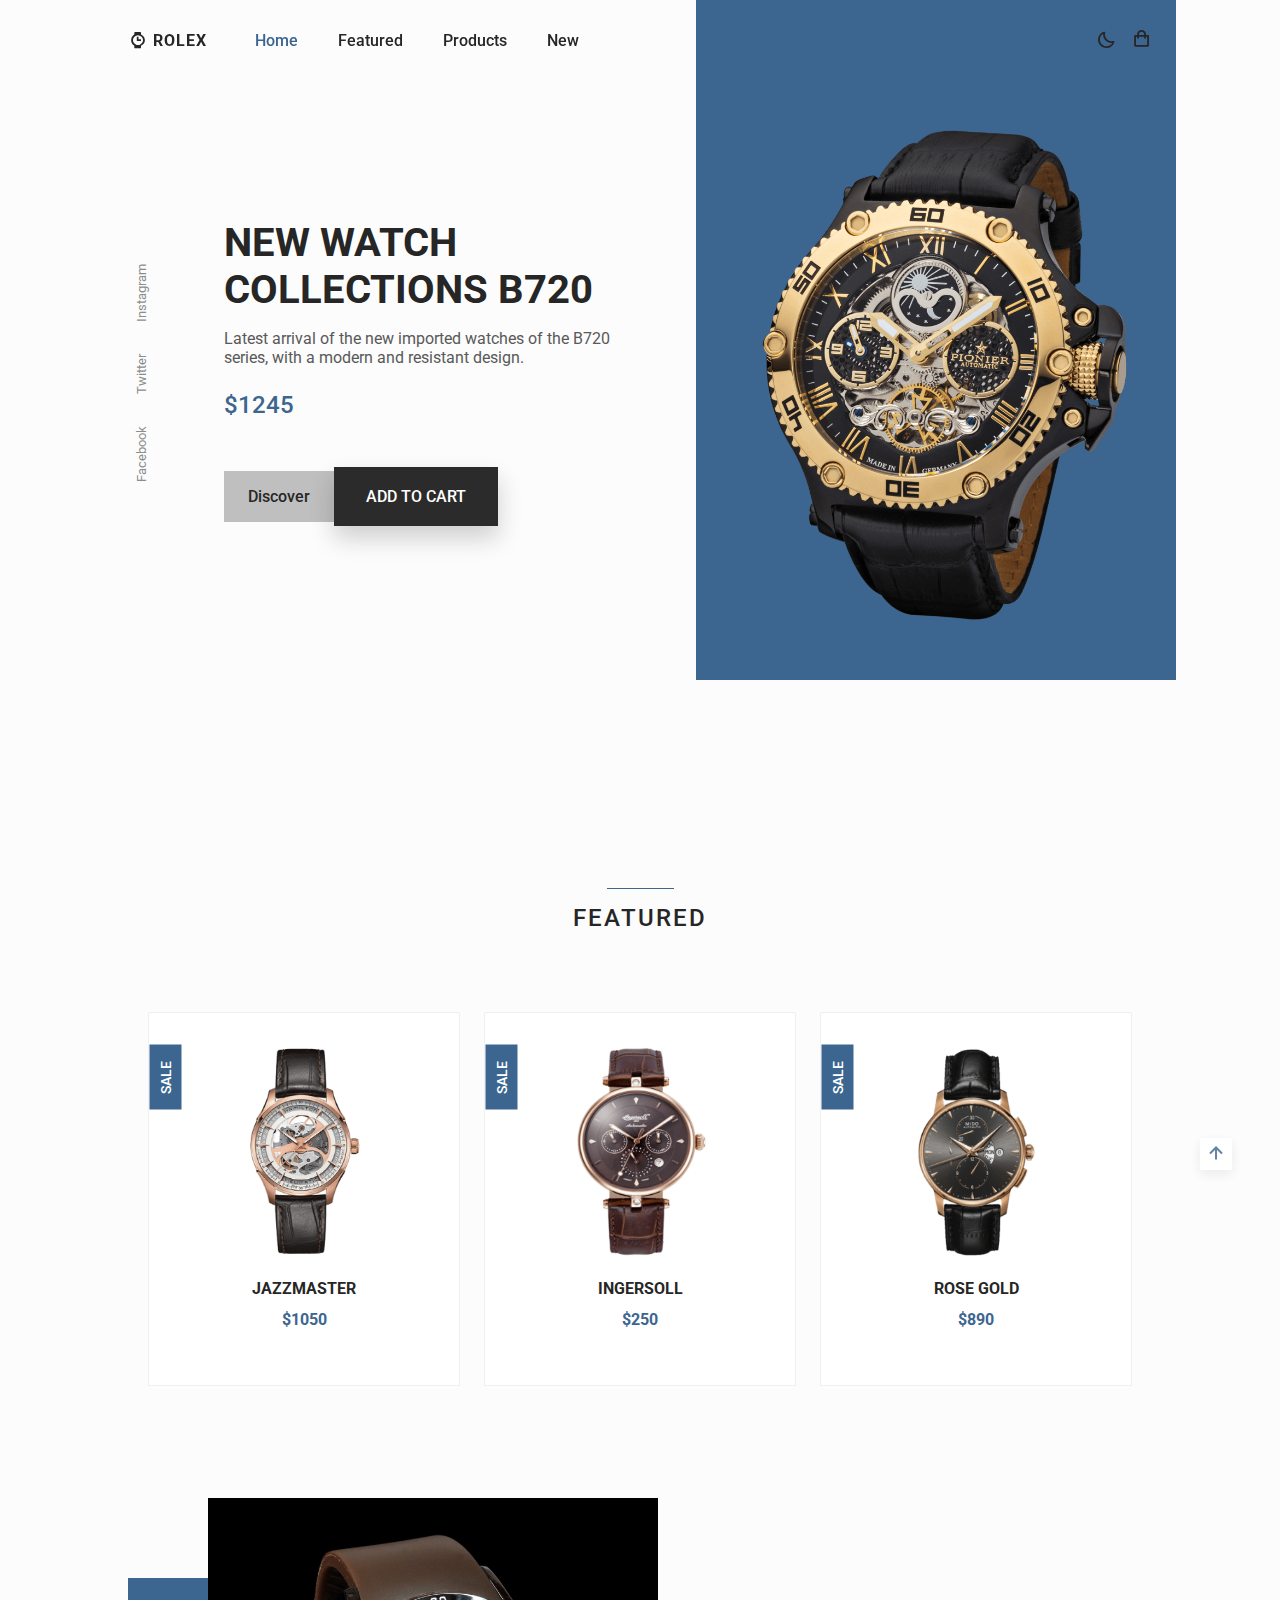
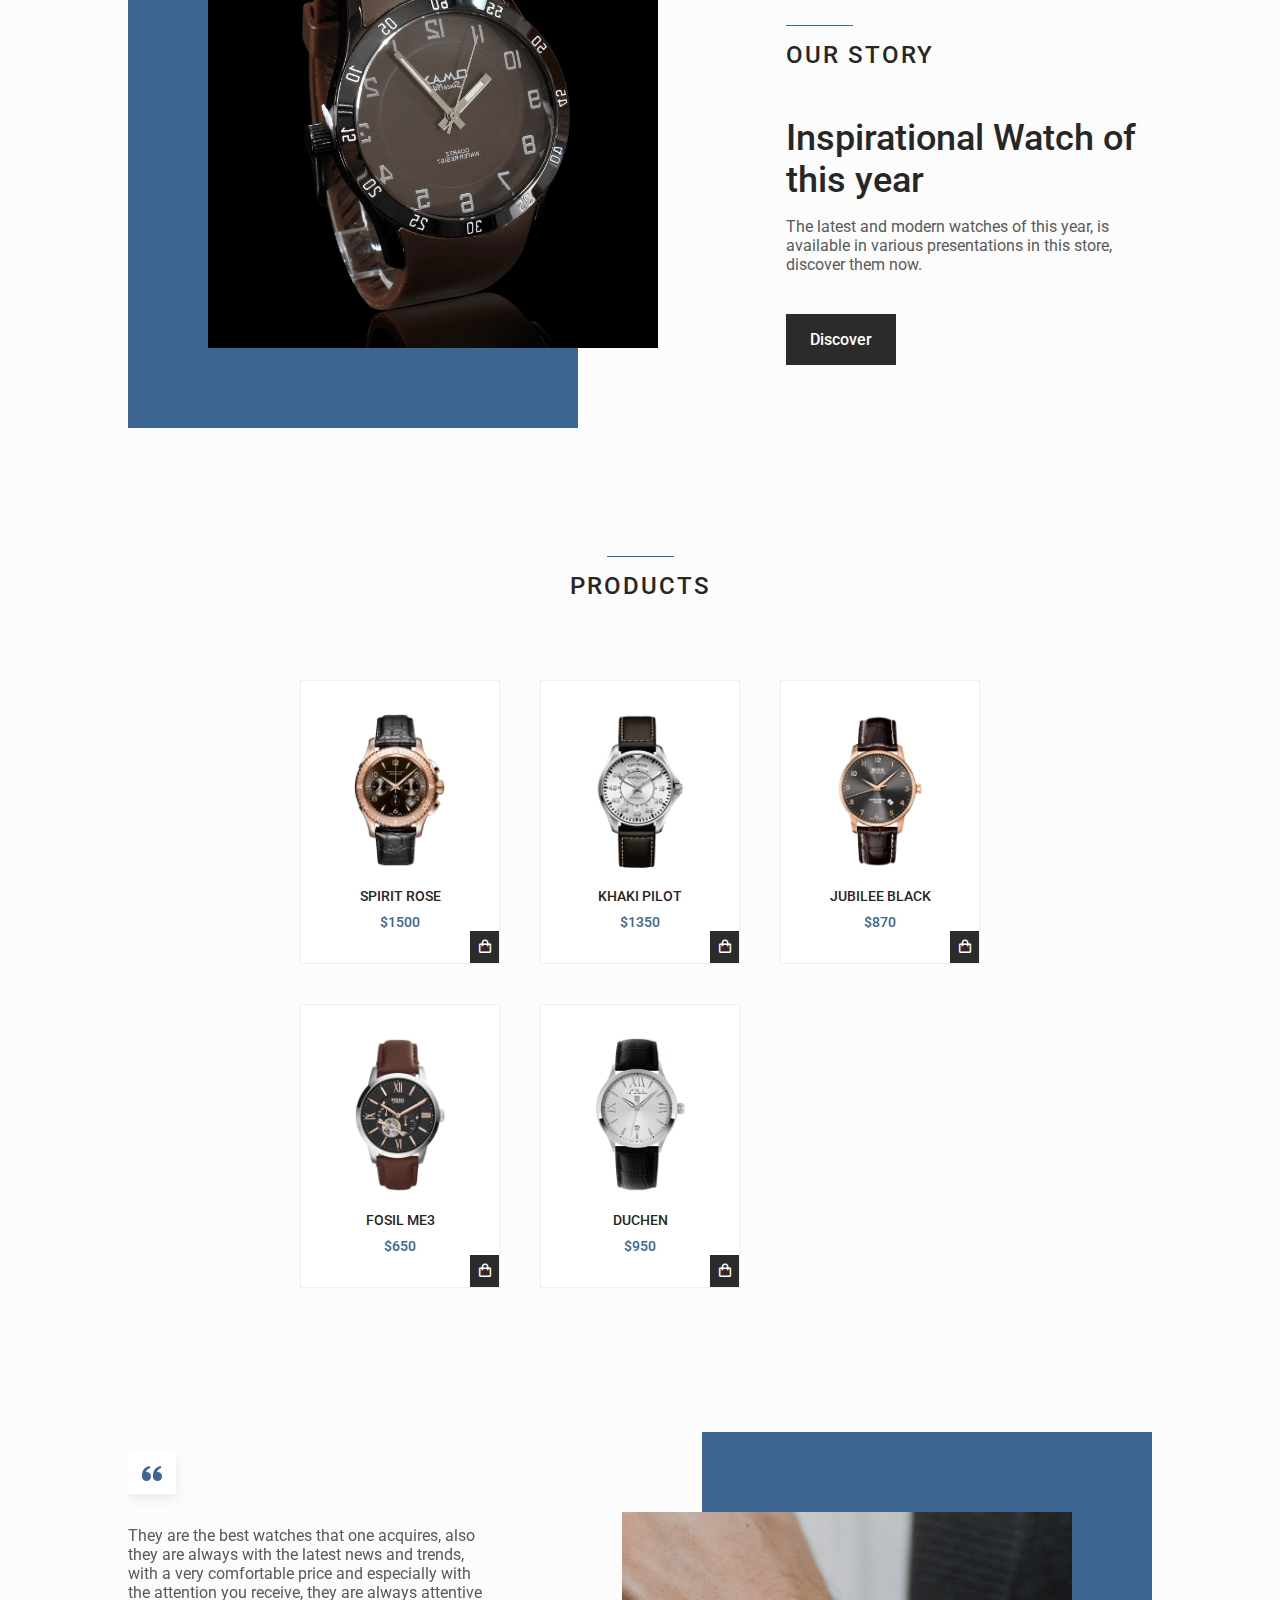
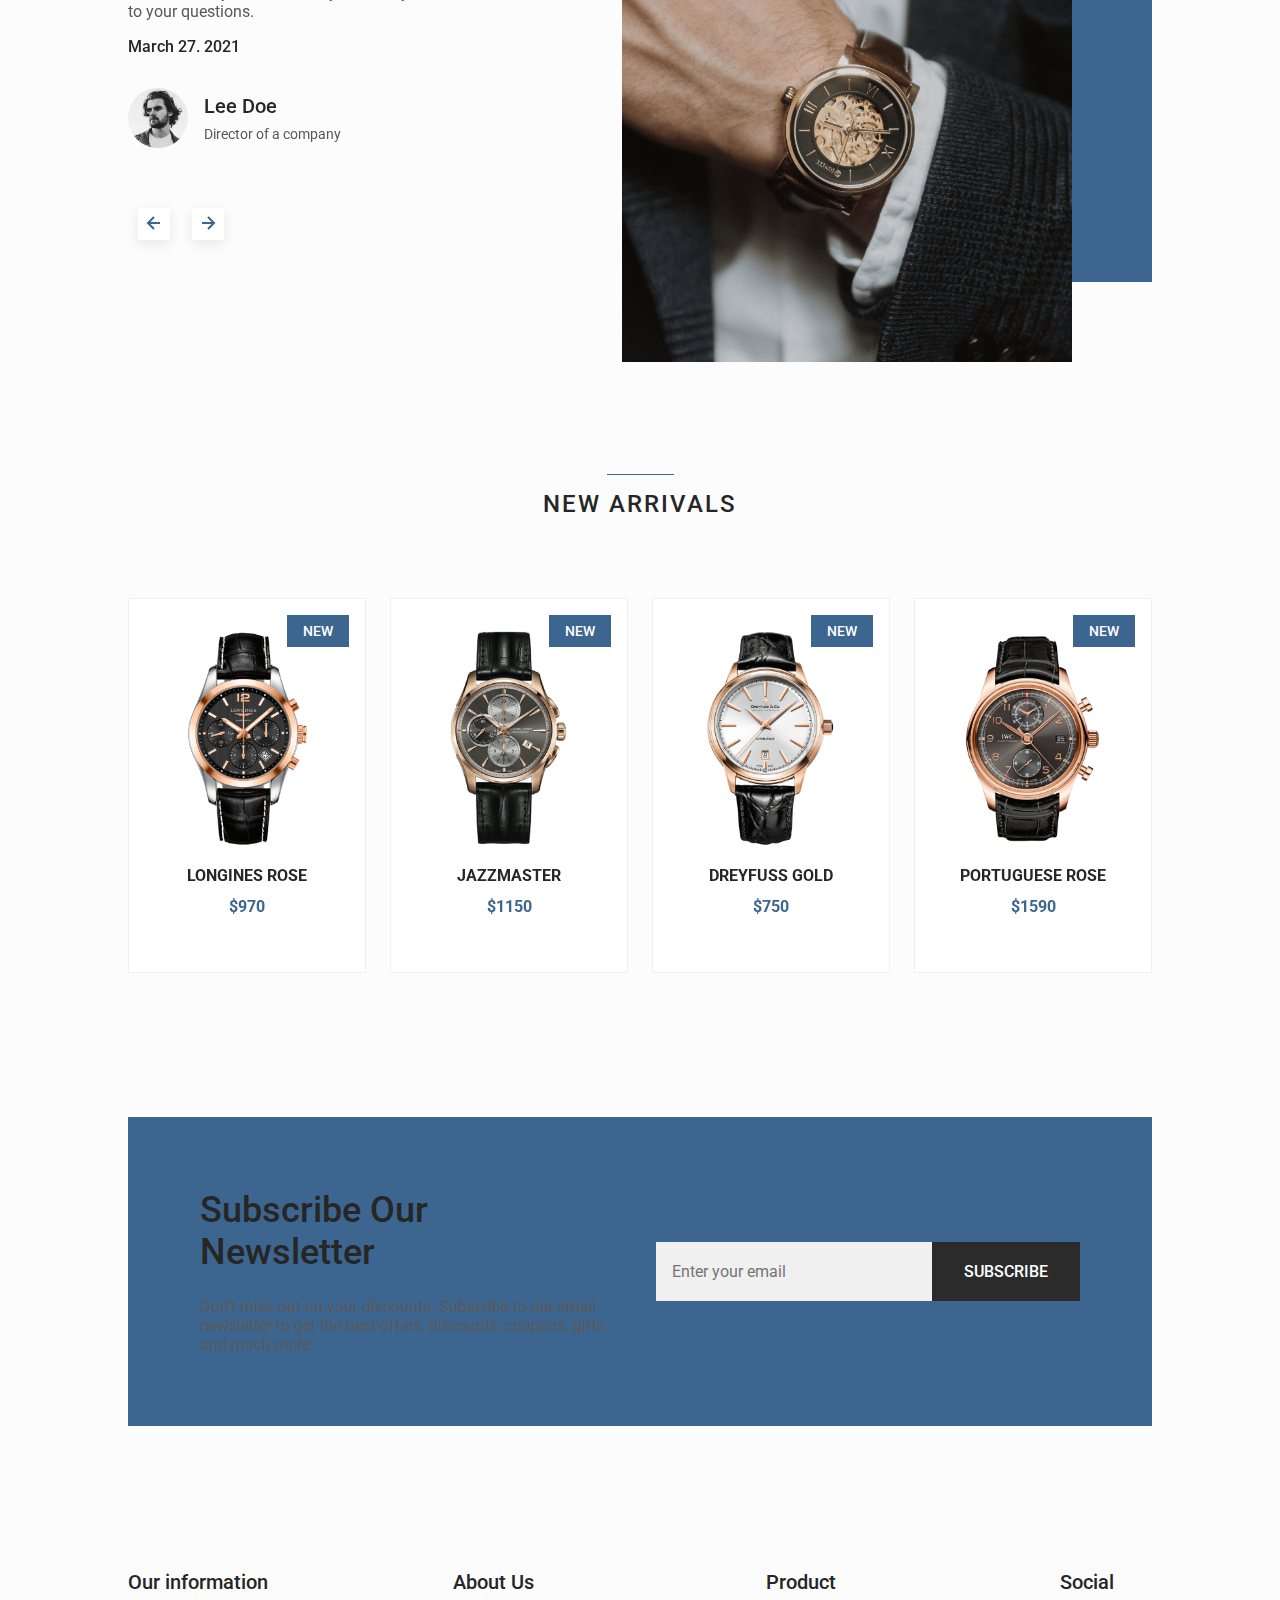
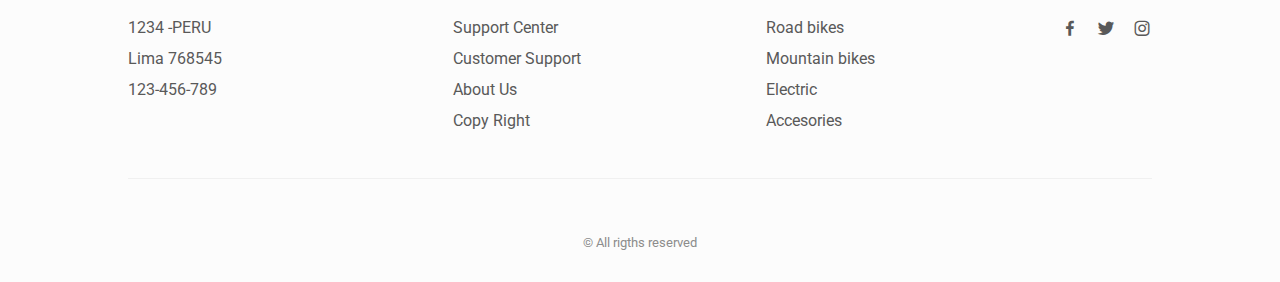
<file: e commerce/index.html>
<!DOCTYPE html>
    <html lang="en">
    <head>
        <meta charset="UTF-8">
        <meta name="viewport" content="width=device-width, initial-scale=1.0">

        <!--=============== FAVICON ===============-->
        <link rel="shortcut icon" href="IMG/favicon.png" type="image/x-icon">

        <!--=============== BOXICONS ===============-->
        <link rel="stylesheet" href="https://cdn.jsdelivr.net/npm/boxicons@latest/css/boxicons.min.css">

        <!--=============== SWIPER CSS ===============--> 
        <link rel="stylesheet" href="CSS/min.css">

        <!--=============== CSS ===============-->
        <link rel="stylesheet" href="CSS/style.css">

        <title>Responsive watches website</title>
    </head>
    <body>
        <div class="background-image"></div>

        <!--==================== HEADER ====================-->
        <header class="header" id="header">
            <nav class="nav container">
                <a href="#" class="nav__logo">
                    <i class='bx bxs-watch nav__logo-icon'></i> Rolex
                </a>

                <div class="nav__menu" id="nav-menu">
                    <ul class="nav__list">
                        <li class="nav__item">
                            <a href="#home" class="nav__link active-link">Home</a>
                        </li>
                        <li class="nav__item">
                            <a href="#featured" class="nav__link">Featured</a>
                        </li>
                        <li class="nav__item">
                            <a href="#products" class="nav__link">Products</a>
                        </li>
                        <li class="nav__item">
                            <a href="#new" class="nav__link">New</a>
                        </li>
                    </ul>

                    <div class="nav__close" id="nav-close">
                        <i class='bx bx-x' ></i>
                    </div>
                </div>

                <div class="nav__btns">
                    <!-- Theme change button -->
                    <i class='bx bx-moon change-theme' id="theme-button"></i>

                    <div class="nav__shop" id="cart-shop">
                        <i class='bx bx-shopping-bag' ></i>
                    </div>

                    <div class="nav__toggle" id="nav-toggle">
                        <i class='bx bx-grid-alt' ></i>
                    </div>
                </div>
            </nav>
        </header>

        <!--==================== CART ====================-->
        <div class="cart" id="cart">
            <i class='bx bx-x cart__close' id="cart-close"></i>

            <h2 class="cart__title-center">My Cart</h2>

            <div class="cart__container">
                <article class="cart__card">
                    <div class="cart__box">
                        <img src="IMG/featured1.png" alt="" class="cart__img">
                    </div>

                    <div class="cart__details">
                        <h3 class="cart__title">Jazzmaster</h3>
                        <span class="cart__price">$1050</span>

                        <div class="cart__amount">
                            <div class="cart__amount-content">
                                <span class="cart__amount-box">
                                    <i class='bx bx-minus' ></i>
                                </span>

                                <span class="cart__amount-number">1</span>

                                <span class="cart__amount-box">
                                    <i class='bx bx-plus' ></i>
                                </span>
                            </div>

                            <i class='bx bx-trash-alt cart__amount-trash' ></i>
                        </div>
                    </div>
                </article>
                
                <article class="cart__card">
                    <div class="cart__box">
                        <img src="IMG/featured3.png" alt="" class="cart__img">
                    </div>

                    <div class="cart__details">
                        <h3 class="cart__title">Rose Gold</h3>
                        <span class="cart__price">$860</span>

                        <div class="cart__amount">
                            <div class="cart__amount-content">
                                <span class="cart__amount-box">
                                    <i class='bx bx-minus' ></i>
                                </span>

                                <span class="cart__amount-number">1</span>

                                <span class="cart__amount-box">
                                    <i class='bx bx-plus' ></i>
                                </span>
                            </div>

                            <i class='bx bx-trash-alt cart__amount-trash' ></i>
                        </div>
                    </div>
                </article>

                <article class="cart__card">
                    <div class="cart__box">
                        <img src="IMG/new1.png" alt="" class="cart__img">
                    </div>

                    <div class="cart__details">
                        <h3 class="cart__title">Longines Rose</h3>
                        <span class="cart__price">$768pan>

                        <div class="cart__amount">
                            <div class="cart__amount-content">
                                <span class="cart__amount-box">
                                    <i class='bx bx-minus' ></i>
                                </span>

                                <span class="cart__amount-number">1</span>

                                <span class="cart__amount-box">
                                    <i class='bx bx-plus' ></i>
                                </span>
                            </div>

                            <i class='bx bx-trash-alt cart__amount-trash' ></i>
                        </div>
                    </div>
                </article>
            </div>

            <div class="cart__prices">
                <span class="cart__prices-item">3 items</span>
                <span class="cart__prices-total">$2880</span>
            </div>
        </div>

        <!--==================== MAIN ====================-->
        <main class="main">
            <!--==================== HOME ====================-->
            <section class="home" id="home">
                <div class="home__container container grid">
                    <div class="home__img-bg">
                        <img src="IMG/home.png" alt="" class="home__img">
                    </div>
    
                    <div class="home__social">
                        <a href="https://www.facebook.com/" target="_blank" class="home__social-link">
                            Facebook
                        </a>
                        <a href="https://twitter.com/" target="_blank" class="home__social-link">
                            Twitter
                        </a>
                        <a href="https://www.instagram.com/" target="_blank" class="home__social-link">
                            Instagram
                        </a>
                    </div>
    
                    <div class="home__data">
                        <h1 class="home__title">NEW WATCH <br> COLLECTIONS B720</h1>
                        <p class="home__description">
                            Latest arrival of the new imported watches of the B720 series, 
                            with a modern and resistant design.
                        </p>
                        <span class="home__price">$1245</span>

                        <div class="home__btns">
                            <a href="#" class="button button--gray button--small">
                                Discover
                            </a>

                            <button class="button home__button">ADD TO CART</button>
                        </div>
                    </div>
                </div>
            </section>

            <!--==================== FEATURED ====================-->
            <section class="featured section container" id="featured">
                <h2 class="section__title">
                    Featured
                </h2>

                <div class="featured__container grid">
                    <article class="featured__card">
                        <span class="featured__tag">Sale</span>

                        <img src="IMG/featured1.png" alt="" class="featured__img">

                        <div class="featured__data">
                            <h3 class="featured__title">Jazzmaster</h3>
                            <span class="featured__price">$1050</span>
                        </div>

                        <button class="button featured__button">ADD TO CART</button>
                    </article>

                    <article class="featured__card">
                        <span class="featured__tag">Sale</span>

                        <img src="IMG/featured2.png" alt="" class="featured__img">

                        <div class="featured__data">
                            <h3 class="featured__title">Ingersoll</h3>
                            <span class="featured__price">$250</span>
                        </div>

                        <button class="button featured__button">ADD TO CART</button>
                    </article>

                    <article class="featured__card">
                        <span class="featured__tag">Sale</span>

                        <img src="IMG/featured3.png" alt="" class="featured__img">

                        <div class="featured__data">
                            <h3 class="featured__title">Rose gold</h3>
                            <span class="featured__price">$890</span>
                        </div>

                        <button class="button featured__button">ADD TO CART</button>
                    </article>
                </div>
            </section>

            <!--==================== STORY ====================-->
            <section class="story section container">
                <div class="story__container grid">
                    <div class="story__data">
                        <h2 class="section__title story__section-title">
                            Our Story
                        </h2>
    
                        <h1 class="story__title">
                            Inspirational Watch of <br> this year
                        </h1>
    
                        <p class="story__description">
                            The latest and modern watches of this year, is available in various 
                            presentations in this store, discover them now.
                        </p>
    
                        <a href="#" class="button button--small">Discover</a>
                    </div>

                    <div class="story__images">
                        <img src="IMG/story.png" alt="" class="story__img">
                        <div class="story__square"></div>
                    </div>
                </div>
            </section>

            <!--==================== PRODUCTS ====================-->
            <section class="products section container" id="products">
                <h2 class="section__title">
                    Products
                </h2>

                <div class="products__container grid">
                    <article class="products__card">
                        <img src="IMG/product1.png" alt="" class="products__img">

                        <h3 class="products__title">Spirit rose</h3>
                        <span class="products__price">$1500</span>

                        <button class="products__button">
                            <i class='bx bx-shopping-bag'></i>
                        </button>
                    </article>

                    <article class="products__card">
                        <img src="IMG/product2.png" alt="" class="products__img">

                        <h3 class="products__title">Khaki pilot</h3>
                        <span class="products__price">$1350</span>

                        <button class="products__button">
                            <i class='bx bx-shopping-bag'></i>
                        </button>
                    </article>

                    <article class="products__card">
                        <img src="IMG/product3.png" alt="" class="products__img">

                        <h3 class="products__title">Jubilee black</h3>
                        <span class="products__price">$870</span>

                        <button class="products__button">
                            <i class='bx bx-shopping-bag'></i>
                        </button>
                    </article>

                    <article class="products__card">
                        <img src="IMG/product4.png" alt="" class="products__img">

                        <h3 class="products__title">Fosil me3</h3>
                        <span class="products__price">$650</span>

                        <button class="products__button">
                            <i class='bx bx-shopping-bag'></i>
                        </button>
                    </article>

                    <article class="products__card">
                        <img src="IMG/product5.png" alt="" class="products__img">

                        <h3 class="products__title">Duchen</h3>
                        <span class="products__price">$950</span>

                        <button class="products__button">
                            <i class='bx bx-shopping-bag'></i>
                        </button>
                    </article>
                </div>
            </section>

            <!--==================== TESTIMONIAL ====================-->
            <section class="testimonial section container">
                <div class="testimonial__container grid">
                    <div class="swiper testimonial-swiper">
                        <div class="swiper-wrapper">
                            <div class="testimonial__card swiper-slide">
                                <div class="testimonial__quote">
                                    <i class='bx bxs-quote-alt-left' ></i>
                                </div>
                                <p class="testimonial__description">
                                    They are the best watches that one acquires, also they are always with the latest 
                                    news and trends, with a very comfortable price and especially with the attention 
                                    you receive, they are always attentive to your questions.
                                </p>
                                <h3 class="testimonial__date">March 27. 2021</h3>
        
                                <div class="testimonial__perfil">
                                    <img src="IMG/testimonial1.jpg" alt="" class="testimonial__perfil-img">
        
                                    <div class="testimonial__perfil-data">
                                        <span class="testimonial__perfil-name">Lee Doe</span>
                                        <span class="testimonial__perfil-detail">Director of a company</span>
                                    </div>
                                </div>
                            </div>

                            <div class="testimonial__card swiper-slide">
                                <div class="testimonial__quote">
                                    <i class='bx bxs-quote-alt-left' ></i>
                                </div>
                                <p class="testimonial__description">
                                    They are the best watches that one acquires, also they are always with the latest 
                                    news and trends, with a very comfortable price and especially with the attention 
                                    you receive, they are always attentive to your questions.
                                </p>
                                <h3 class="testimonial__date">March 27. 2021</h3>
        
                                <div class="testimonial__perfil">
                                    <img src="IMG/testimonial2.jpg" alt="" class="testimonial__perfil-img">
        
                                    <div class="testimonial__perfil-data">
                                        <span class="testimonial__perfil-name">Samantha Mey</span>
                                        <span class="testimonial__perfil-detail">Director of a company</span>
                                    </div>
                                </div>
                            </div>

                            <div class="testimonial__card swiper-slide">
                                <div class="testimonial__quote">
                                    <i class='bx bxs-quote-alt-left' ></i>
                                </div>
                                <p class="testimonial__description">
                                    They are the best watches that one acquires, also they are always with the latest 
                                    news and trends, with a very comfortable price and especially with the attention 
                                    you receive, they are always attentive to your questions.
                                </p>
                                <h3 class="testimonial__date">March 27. 2021</h3>
        
                                <div class="testimonial__perfil">
                                    <img src="IMG/testimonial3.jpg" alt="" class="testimonial__perfil-img">
        
                                    <div class="testimonial__perfil-data">
                                        <span class="testimonial__perfil-name">Raul Zaman</span>
                                        <span class="testimonial__perfil-detail">Director of a company</span>
                                    </div>
                                </div>
                            </div>
                        </div>
                        
                        <div class="swiper-button-next">
                            <i class='bx bx-right-arrow-alt' ></i>
                        </div>
                        <div class="swiper-button-prev">
                            <i class='bx bx-left-arrow-alt' ></i>
                        </div>
                    </div>

                    <div class="testimonial__images">
                        <div class="testimonial__square"></div>
                        <img src="IMG/testimonial.png" alt="" class="testimonial__img">
                    </div>
                </div>
            </section>

            <!--==================== NEW ====================-->
            <section class="new section container" id="new">
                <h2 class="section__title">
                    New Arrivals
                </h2>
                
                <div class="new__container">
                    <div class="swiper new-swiper">
                        <div class="swiper-wrapper">
                            <article class="new__card swiper-slide">
                                <span class="new__tag">New</span>
        
                                <img src="IMG/new1.png" alt="" class="new__img">
        
                                <div class="new__data">
                                    <h3 class="new__title">Longines rose</h3>
                                    <span class="new__price">$970</span>
                                </div>
        
                                <button class="button new__button">ADD TO CART</button>
                            </article>

                            <article class="new__card swiper-slide">
                                <span class="new__tag">New</span>
        
                                <img src="IMG/new2.png" alt="" class="new__img">
        
                                <div class="new__data">
                                    <h3 class="new__title">Jazzmaster</h3>
                                    <span class="new__price">$1150</span>
                                </div>
        
                                <button class="button new__button">ADD TO CART</button>
                            </article>

                            <article class="new__card swiper-slide">
                                <span class="new__tag">New</span>

                                <img src="IMG/new3.png" alt="" class="new__img">
        
                                <div class="new__data">
                                    <h3 class="new__title">Dreyfuss gold</h3>
                                    <span class="new__price">$750</span>
                                </div>
        
                                <button class="button new__button">ADD TO CART</button>
                            </article>

                            <article class="new__card swiper-slide">
                                <span class="new__tag">New</span>

                                <img src="IMG/new4.png" alt="" class="new__img">

                                <div class="new__data">
                                    <h3 class="new__title">Portuguese rose</h3>
                                    <span class="new__price">$1590</span>
                                </div>
        
                                <button class="button new__button">ADD TO CART</button>
                            </article>                       
                        </div>
                    </div>
                </div>
            </section>

            <!--==================== NEWSLETTER ====================-->
            <section class="newsletter section container">
                <div class="newsletter__bg grid">
                    <div>
                        <h2 class="newsletter__title">Subscribe Our <br> Newsletter</h2>
                        <p class="newsletter__description">
                            Don't miss out on your discounts. Subscribe to our email 
                            newsletter to get the best offers, discounts, coupons, 
                            gifts and much more.
                        </p>
                    </div>

                    <form action="" class="newsletter__subscribe">
                        <input type="email" placeholder="Enter your email" class="newsletter__input">
                        <button class="button">
                            SUBSCRIBE
                        </button>
                    </form>
                </div>
            </section>
        </main>

        <!--==================== FOOTER ====================-->
        <footer class="footer section">
            <div class="footer__container container grid">
                <div class="footer__content">
                    <h3 class="footer__title">Our information</h3>

                    <ul class="footer__list">
                        <li>1234 -PERU</li>
                        <li> Lima 768545</li>
                        <li>123-456-789</li>
                    </ul>
                </div>
                <div class="footer__content">
                    <h3 class="footer__title">About Us</h3>

                    <ul class="footer__links">
                        <li>
                            <a href="#" class="footer__link">Support Center</a>
                        </li>
                        <li>
                            <a href="#" class="footer__link">Customer Support</a>
                        </li>
                        <li>
                            <a href="#" class="footer__link">About Us</a>
                        </li>
                        <li>
                            <a href="#" class="footer__link">Copy Right</a>
                        </li>
                    </ul>
                </div>

                <div class="footer__content">
                    <h3 class="footer__title">Product</h3>

                    <ul class="footer__links">
                        <li>
                            <a href="#" class="footer__link">Road bikes</a>
                        </li>
                        <li>
                            <a href="#" class="footer__link">Mountain bikes</a>
                        </li>
                        <li>
                            <a href="#" class="footer__link">Electric</a>
                        </li>
                        <li>
                            <a href="#" class="footer__link">Accesories</a>
                        </li>
                    </ul>
                </div>

                <div class="footer__content">
                    <h3 class="footer__title">Social</h3>

                    <ul class="footer__social">
                        <a href="https://www.facebook.com/" target="_blank" class="footer__social-link">
                            <i class='bx bxl-facebook'></i>
                        </a>

                        <a href="https://twitter.com/" target="_blank" class="footer__social-link">
                            <i class='bx bxl-twitter' ></i>
                        </a>

                        <a href="https://www.instagram.com/" target="_blank" class="footer__social-link">
                            <i class='bx bxl-instagram' ></i>
                        </a>
                    </ul>
                </div>
            </div>

            <span class="footer__copy">&#169;  All rigths reserved</span>
        </footer>

        <!--=============== SCROLL UP ===============-->
        <a href="#" class="scrollup" id="scroll-up"> 
            <i class='bx bx-up-arrow-alt scrollup__icon' ></i>
        </a>

        <!--=============== SWIPER JS ===============-->
        <script src="JS/min.js"></script>

        <!--=============== MAIN JS ===============-->
        <script src="JS/script.js"></script>
    </body>
</html>
</file>
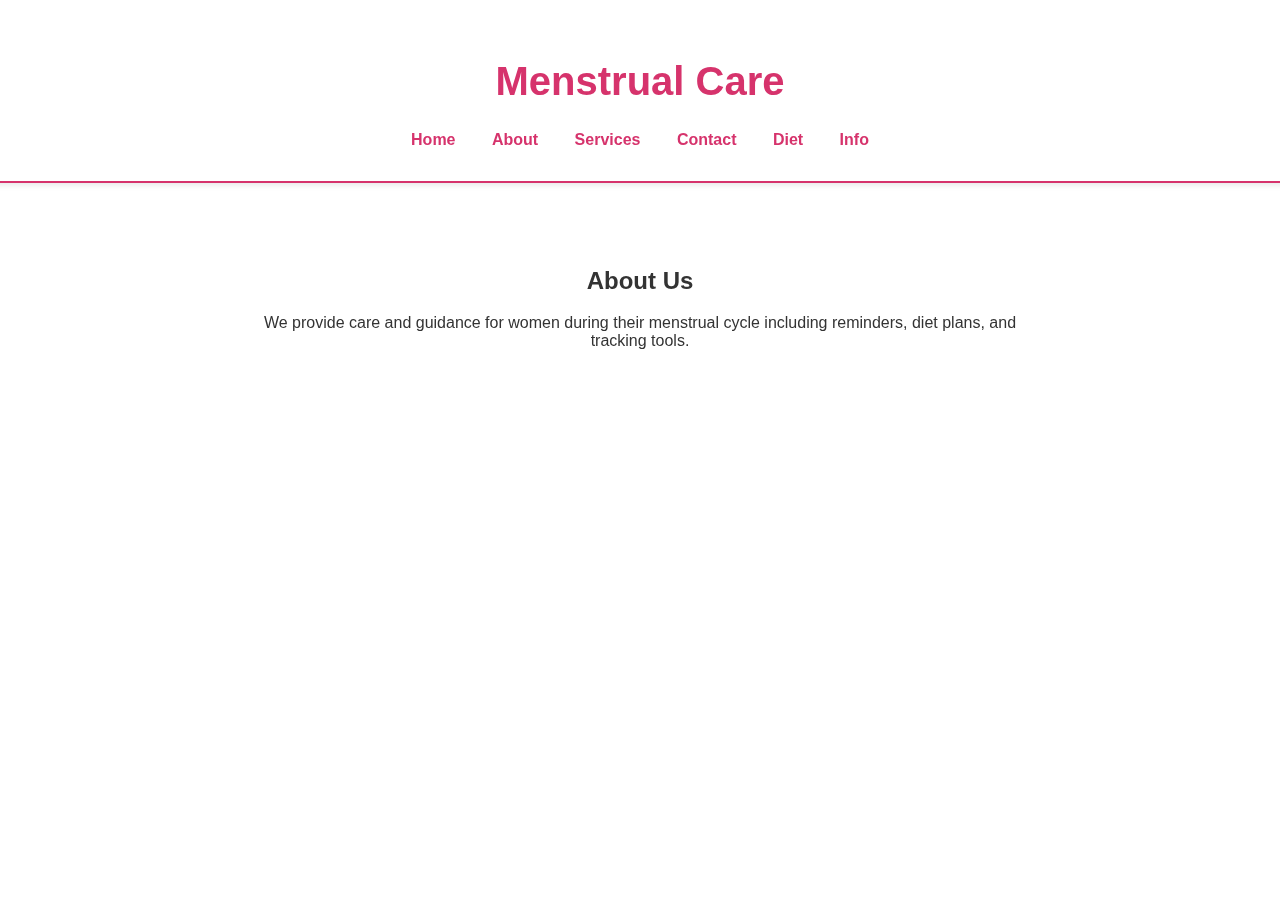
<file: menstrualCare/about.html>
<!DOCTYPE html>
<html lang="en">
  <head>
    <meta charset="UTF-8" />
    <meta name="viewport" content="width=device-width, initial-scale=1.0" />
    <title>About - Menstrual Care</title>
    <link rel="stylesheet" href="style.css" />
  </head>
  <body>
    <header>
      <h1>Menstrual Care</h1>
      <nav>
        <a href="index.html">Home</a>
        <a href="about.html">About</a>
        <a href="service.html">Services</a>
        <a href="contact.html">Contact</a>
        <a href="diet.html">Diet</a>
        <a href="information.html">Info</a>
      </nav>
    </header>

    <section class="content">
      <h2>About Us</h2>
      <p>
        We provide care and guidance for women during their menstrual cycle
        including reminders, diet plans, and tracking tools.
      </p>
    </section>
  </body>
</html>
</file>
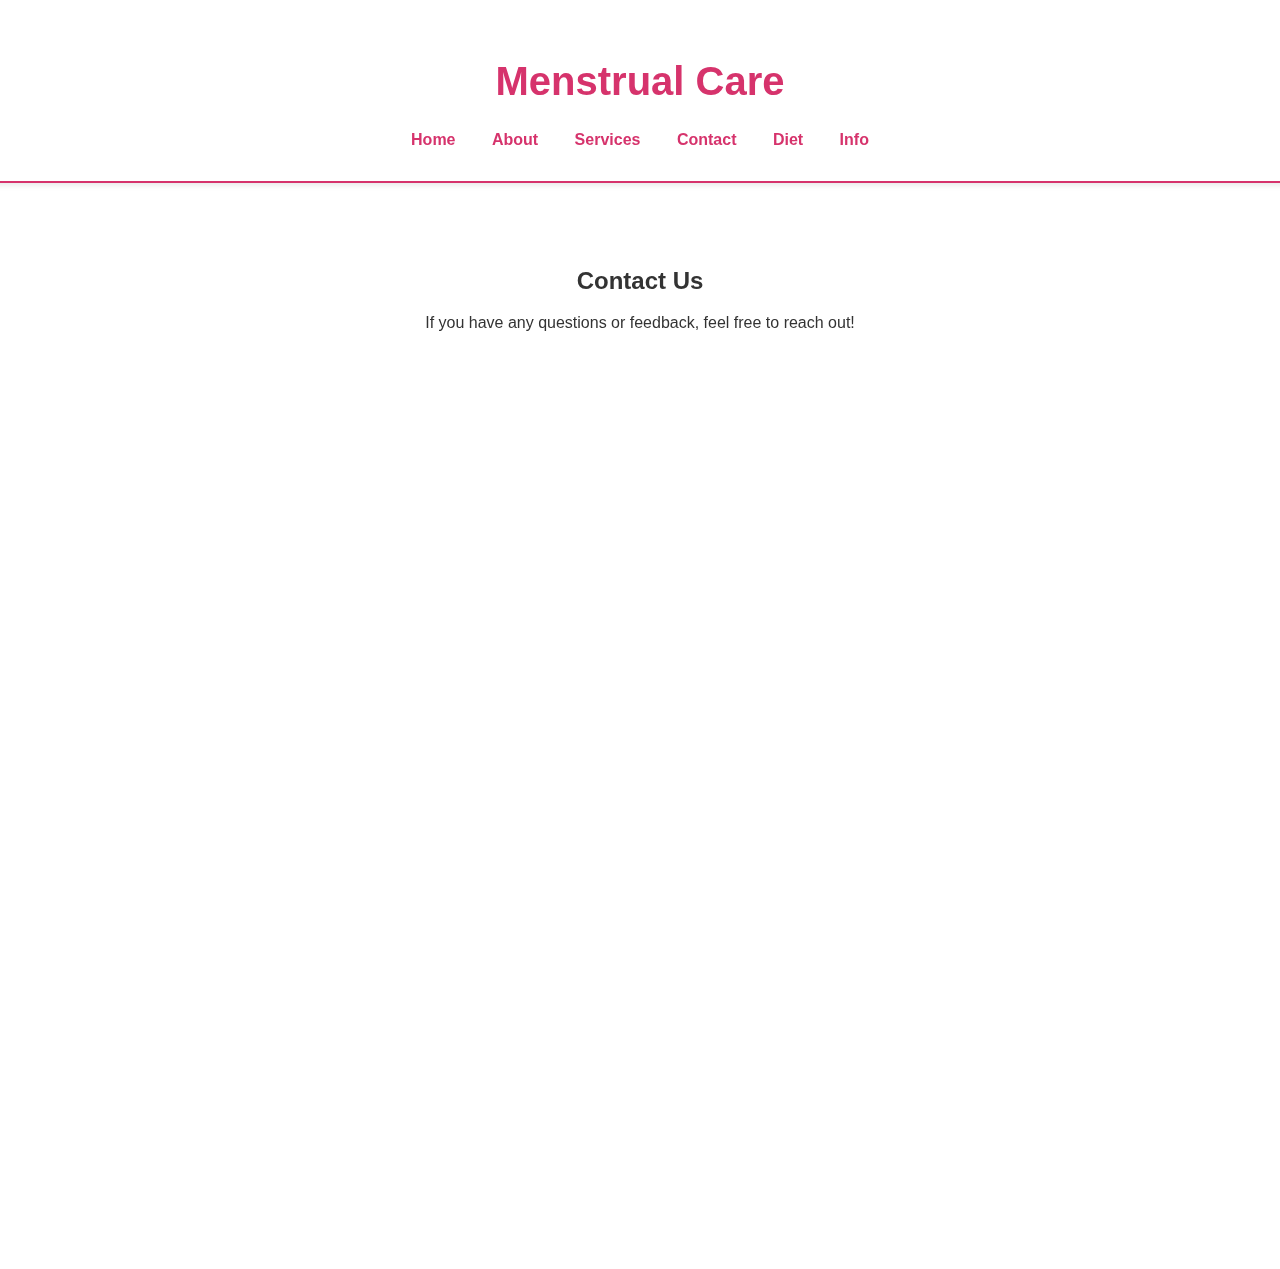
<file: menstrualCare/contact.html>
<!DOCTYPE html>
<html lang="en">
  <head>
    <meta charset="UTF-8" />
    <meta name="viewport" content="width=device-width, initial-scale=1.0" />
    <title>Contact - Menstrual Care</title>
    <link rel="stylesheet" href="style.css" />
  </head>
  <body>
    <header>
      <h1>Menstrual Care</h1>
      <nav>
        <a href="index.html">Home</a>
        <a href="about.html">About</a>
        <a href="service.html">Services</a>
        <a href="contact.html" class="active">Contact</a>
        <a href="diet.html">Diet</a>
        <a href="information.html">Info</a>
      </nav>
    </header>

    <section class="content">
      <h2>Contact Us</h2>
      <p>If you have any questions or feedback, feel free to reach out!</p>
      <iframe
        src="https://docs.google.com/forms/d/e/1FAIpQLScM55Ial7sWTfv2QdEnSoVNHVCgfbKG6VIgvvNlwux6y1lGHg/viewform?embedded=true"
        width="640"
        height="853"
        frameborder="0"
        marginheight="0"
        marginwidth="0"
        >Loading…</iframe
      >
    </section>
  </body>
</html>
</file>
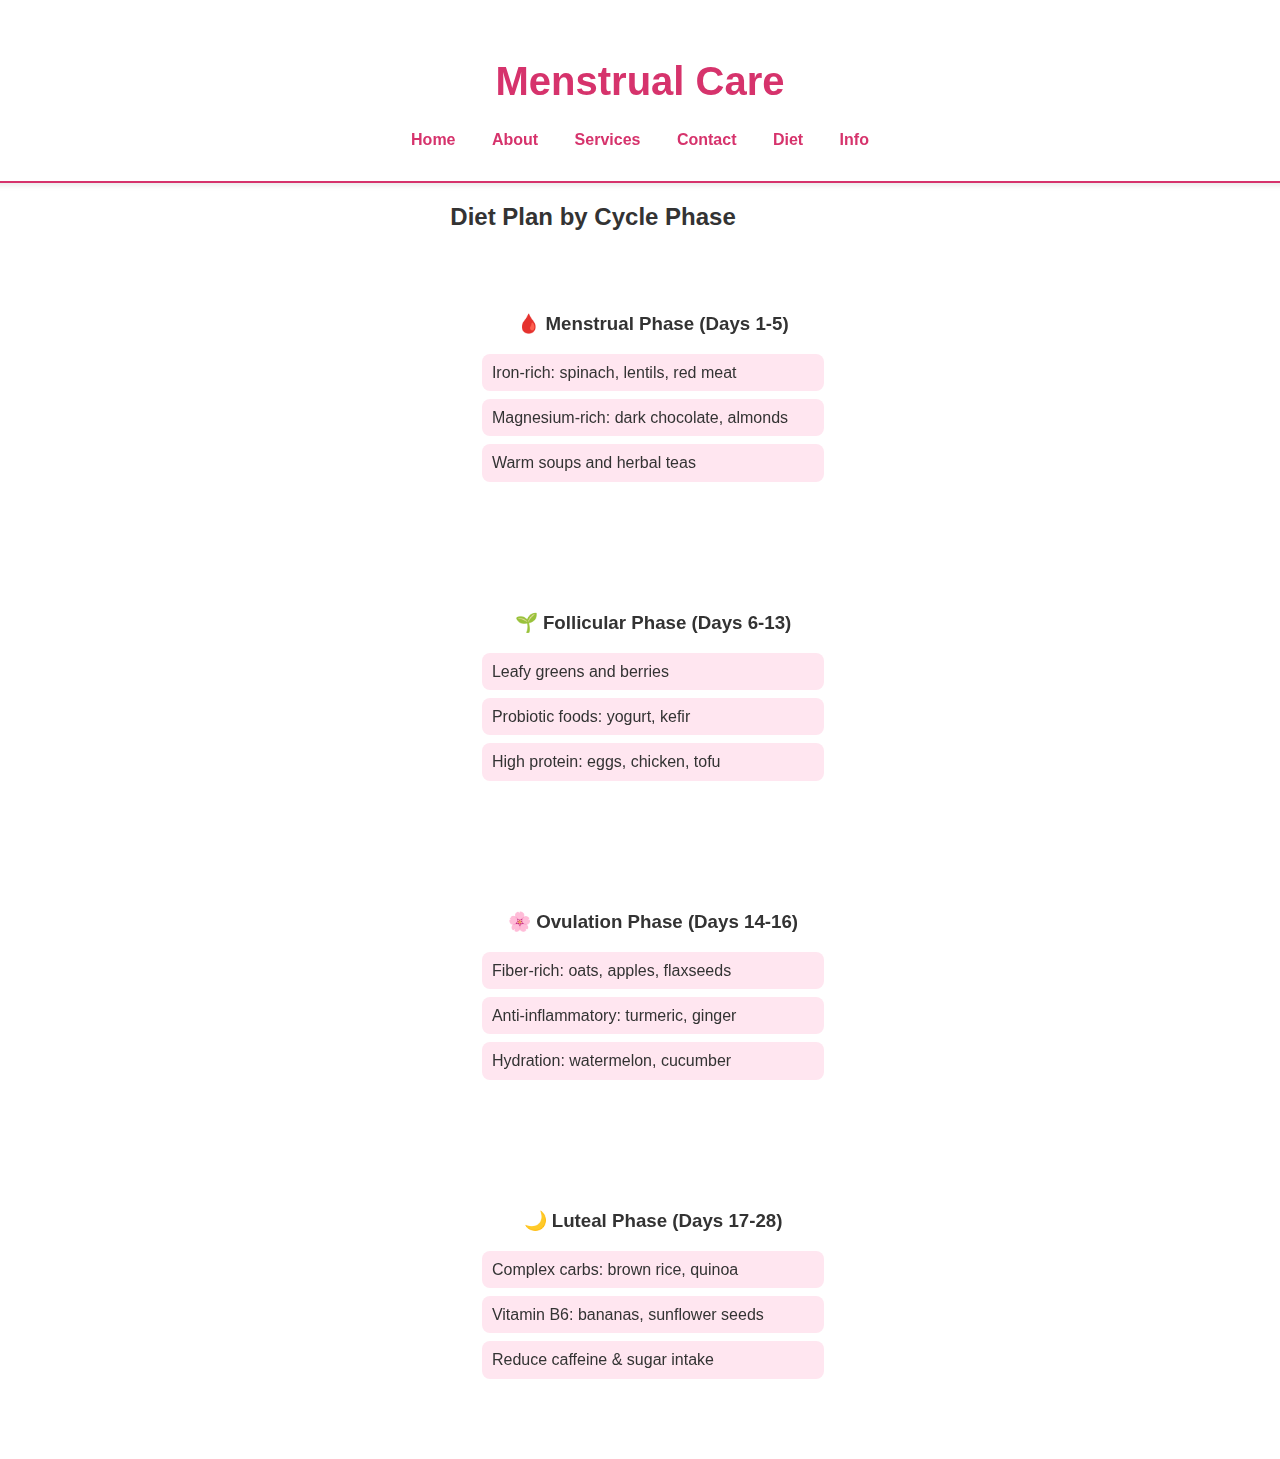
<file: menstrualCare/diet.html>
<!DOCTYPE html>
<html lang="en">
  <head>
    <meta charset="UTF-8" />
    <meta name="viewport" content="width=device-width, initial-scale=1.0" />
    <title>Diet Plan - Menstrual Care</title>
    <link rel="stylesheet" href="style.css" />
  </head>
  <body>
    <header>
      <h1>Menstrual Care</h1>
      <nav>
        <a href="index.html">Home</a>
        <a href="about.html">About</a>
        <a href="services.html">Services</a>
        <a href="contact.html">Contact</a>
        <a href="diet.html" class="active">Diet</a>
        <a href="information.html">Info</a>
      </nav>
    </header>

    <main class="content">
      <h2>Diet Plan by Cycle Phase</h2>

      <section class="diet-section">
        <h3>🩸 Menstrual Phase (Days 1-5)</h3>
        <ul>
          <li>Iron-rich: spinach, lentils, red meat</li>
          <li>Magnesium-rich: dark chocolate, almonds</li>
          <li>Warm soups and herbal teas</li>
        </ul>
      </section>

      <section class="diet-section">
        <h3>🌱 Follicular Phase (Days 6-13)</h3>
        <ul>
          <li>Leafy greens and berries</li>
          <li>Probiotic foods: yogurt, kefir</li>
          <li>High protein: eggs, chicken, tofu</li>
        </ul>
      </section>

      <section class="diet-section">
        <h3>🌸 Ovulation Phase (Days 14-16)</h3>
        <ul>
          <li>Fiber-rich: oats, apples, flaxseeds</li>
          <li>Anti-inflammatory: turmeric, ginger</li>
          <li>Hydration: watermelon, cucumber</li>
        </ul>
      </section>

      <section class="diet-section">
        <h3>🌙 Luteal Phase (Days 17-28)</h3>
        <ul>
          <li>Complex carbs: brown rice, quinoa</li>
          <li>Vitamin B6: bananas, sunflower seeds</li>
          <li>Reduce caffeine & sugar intake</li>
        </ul>
      </section>
    </main>
  </body>
</html>
</file>
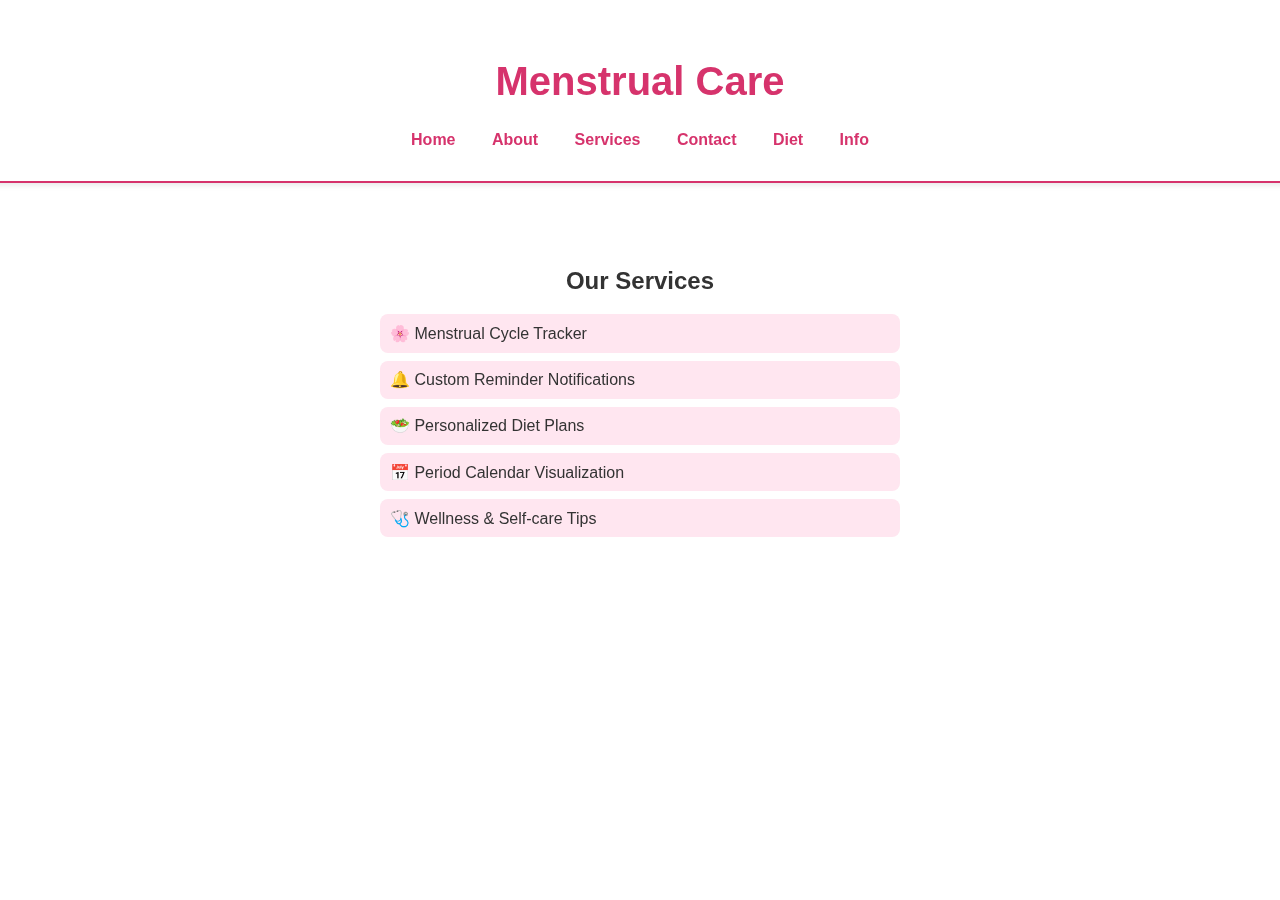
<file: menstrualCare/service.html>
<!DOCTYPE html>
<html lang="en">
  <head>
    <meta charset="UTF-8" />
    <meta name="viewport" content="width=device-width, initial-scale=1.0" />
    <title>Services - Menstrual Care</title>
    <link rel="stylesheet" href="style.css" />
  </head>
  <body>
    <header>
      <h1>Menstrual Care</h1>
      <nav>
        <a href="index.html">Home</a>
        <a href="about.html">About</a>
        <a href="service.html" class="active">Services</a>
        <a href="contact.html">Contact</a>
        <a href="diet.html">Diet</a>
        <a href="information.html">Info</a>
      </nav>
    </header>

    <section class="content">
      <h2>Our Services</h2>
      <ul>
        <li>🌸 Menstrual Cycle Tracker</li>
        <li>🔔 Custom Reminder Notifications</li>
        <li>🥗 Personalized Diet Plans</li>
        <li>📅 Period Calendar Visualization</li>
        <li>🩺 Wellness & Self-care Tips</li>
      </ul>
    </section>
  </body>
</html>
</file>
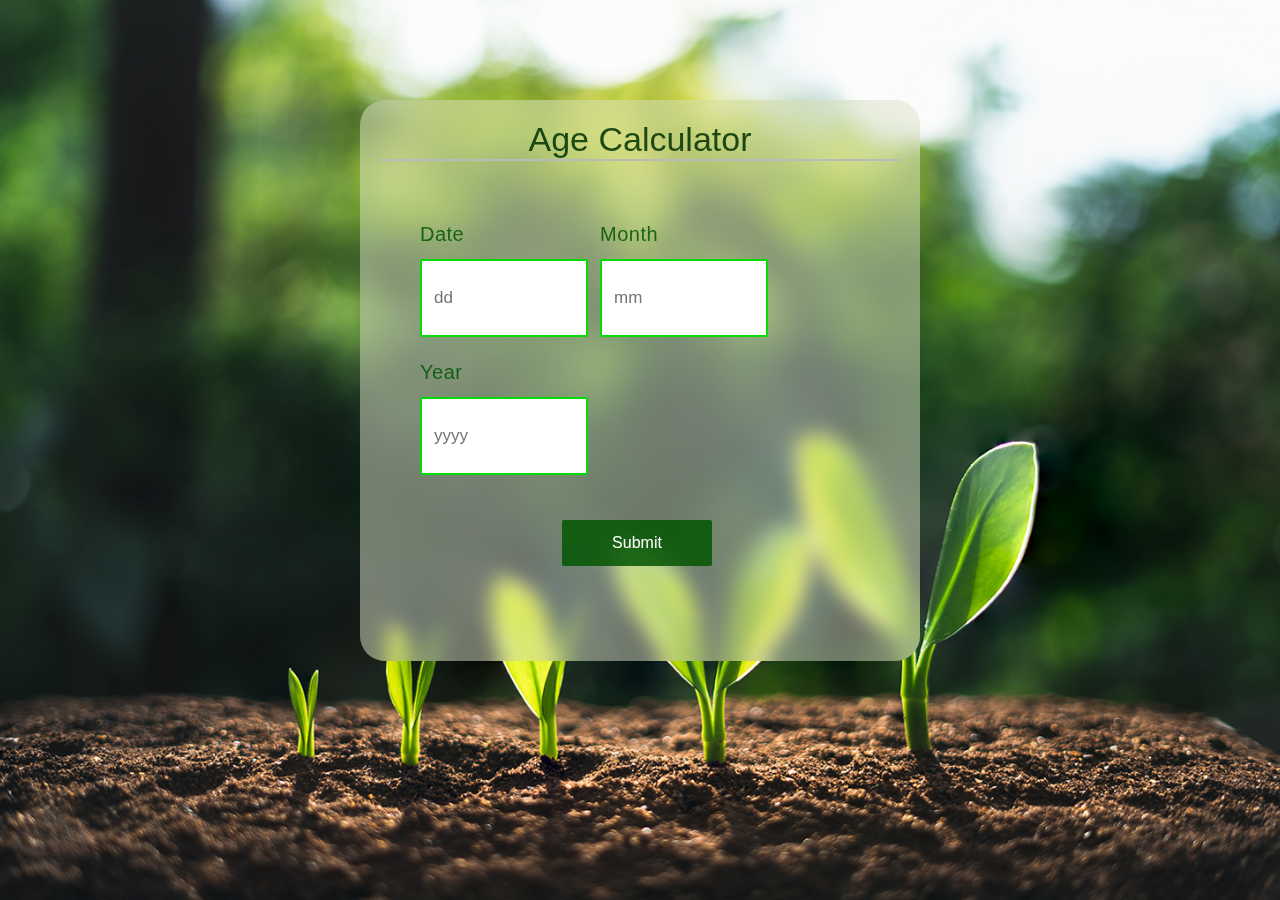
<file: web d projects/age calculator/1.html>
<!DOCTYPE html>
<html lang="en">
  <head>
    <meta charset="UTF-8" />
    <meta name="viewport" content="width=device-width, initial-scale=1.0" />
    <meta http-equiv="X-UA-Compatible" content="ie=edge" />
    <title>Age Calculator App</title>
    <link rel="stylesheet" href="1.css" />
    <script src="1.js"></script>
  </head>
  <body>
    <div class="container">
      <form>
        <div class="base">
          <div class="enter">
            <h4>Age Calculator</h4>
          </div>
          <div class="block">
            <p class="title">Date</p>
            <input
              type="text"
              name="date"
              id="date"
              placeholder="dd"
              required="required"
              minlength="1"
              maxlength="2"
            />
          </div>
          <div class="block">
            <p class="title">Month</p>
            <input
              type="text"
              name="month"
              id="month"
              placeholder="mm"
              required="required"
              minlength="1"
              maxlength="2"
            />
          </div>
          <div class="block">
            <p class="title">Year</p>
            <input
              type="text"
              name="year"
              id="year"
              placeholder="yyyy"
              required="required"
              minlength="4"
              maxlength="4"
            />
          </div>
        </div>
        <div class="base">
          <div class="enter">
            <input type="button" value="Submit" onclick="age()" />
          </div>
        </div>
        <div id="age"></div>
      </form>
    </div>
  </body>
</html>
</file>
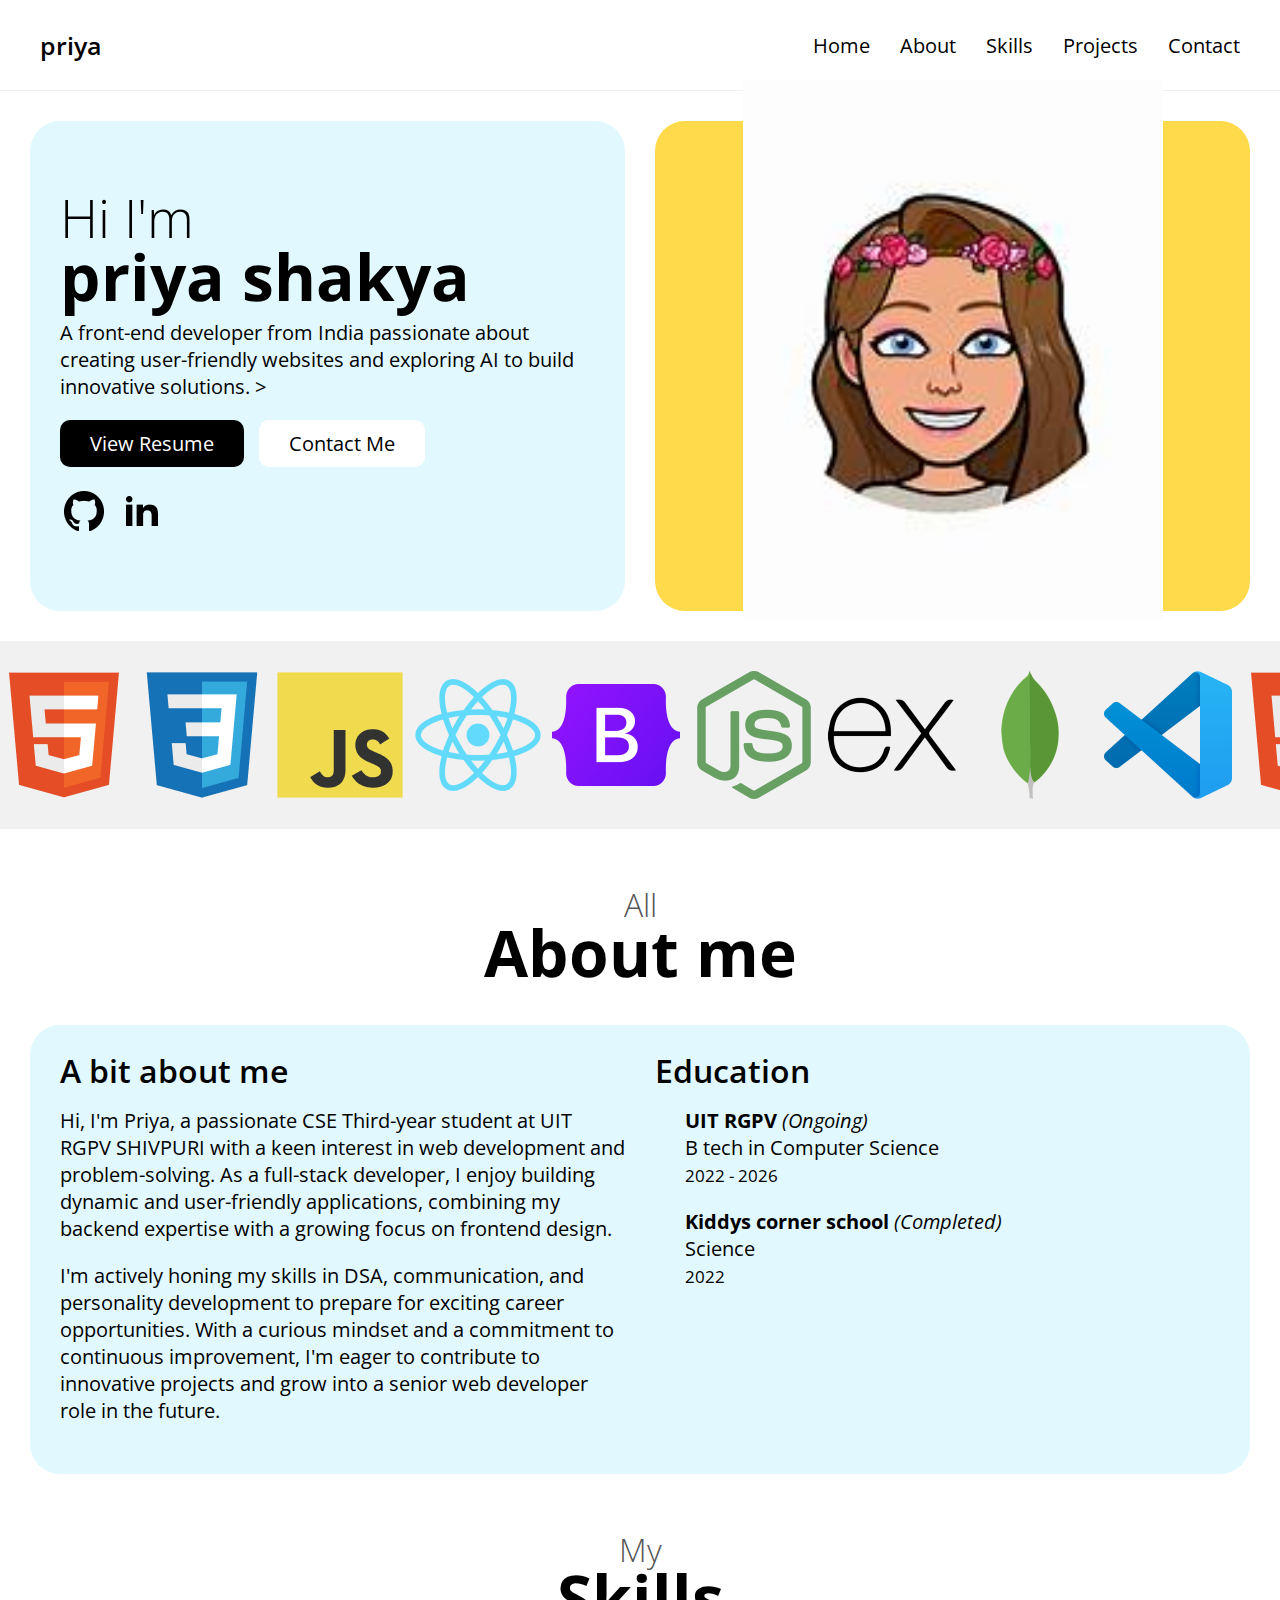
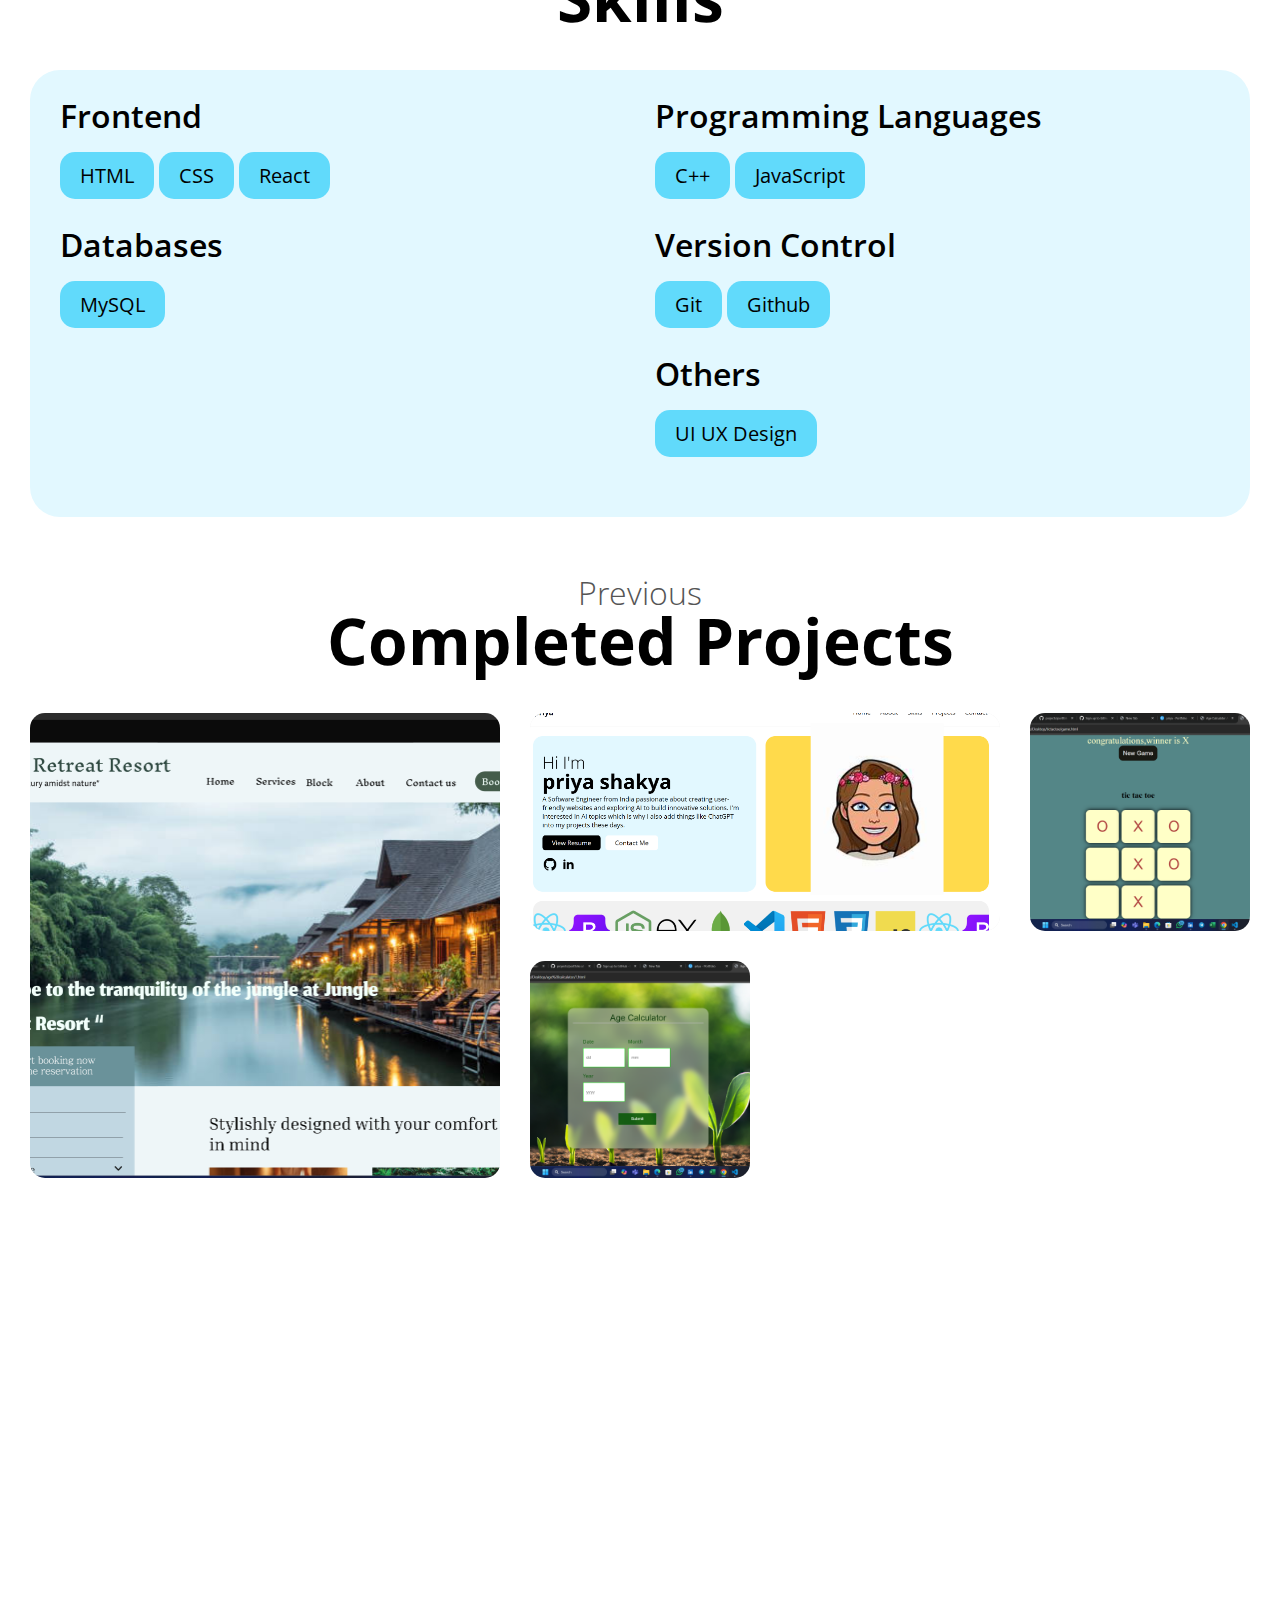
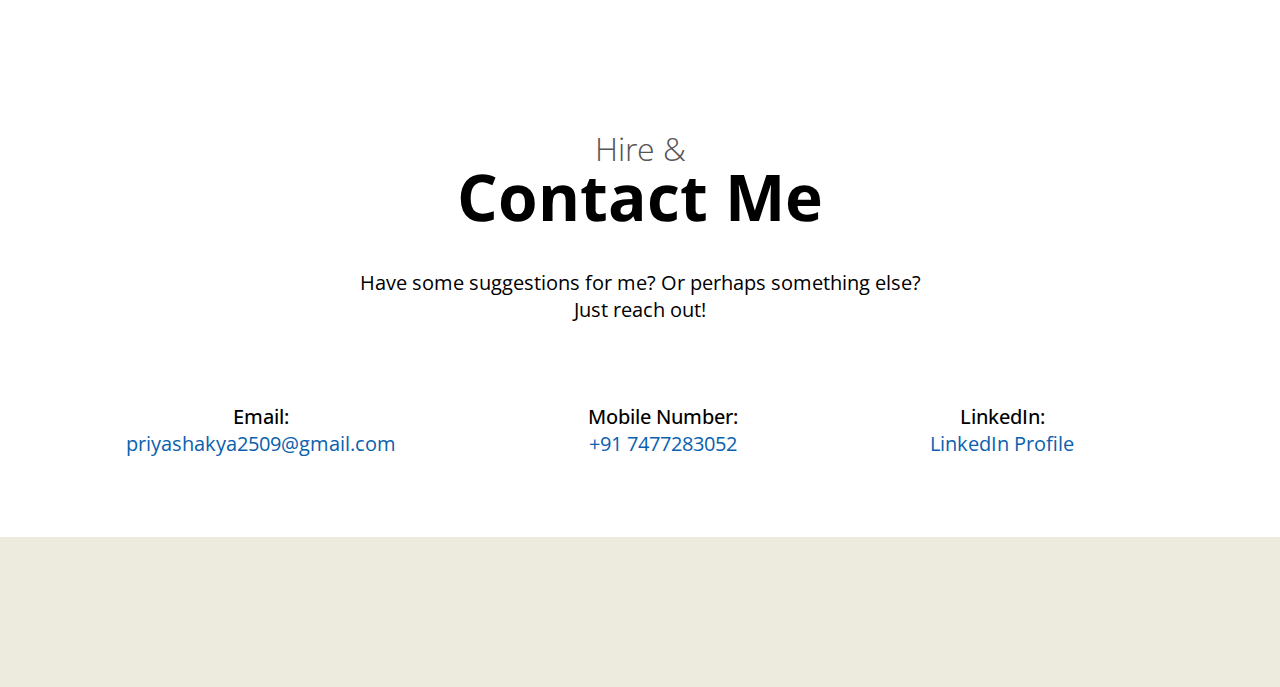
<file: web d projects/portfolio/1.html>
<!DOCTYPE html>
<html lang="en">
  <head>
    <meta charset="UTF-8" />
    <meta name="viewport" content="width=device-width, initial-scale=1.0" />
    <title>priya  - Portfolio</title>
    <link rel="icon" type="image/jpg" href="favicon.ico" />
    <link
      href="https://fonts.googleapis.com/css2?family=Open+Sans:ital,wght@0,300..800;1,300..800&display=swap"
      rel="stylesheet"
    />
    <link
      rel="stylesheet"
      href="1.css"
      integrity="sha512-Evv84Mr4kqVGRNSgIGL/F/aIDqQb7xQ2vcrdIwxfjThSH8CSR7PBEakCr51Ck+w+/U6swU2Im1vVX0SVk9ABhg=="
      crossorigin="anonymous"
      referrerpolicy="no-referrer"
    />
    <link rel="stylesheet" href="1.css" />
  </head>
  <body>
    <header>
      <nav>
        <div class="logo">
          <i class="fa-solid fa-code"></i>
          <span>priya</span>
        </div>
        <ul id="menuList">
          <li><a href="/">Home</a></li>
          <li><a href="#about">About</a></li>
          <li><a href="#skills">Skills</a></li>
          <li><a href="#projects">Projects</a></li>
          <li><a href="#contact">Contact</a></li>
        </ul>
        <div class="menu-icon">
          <i class="fa-solid fa-bars" onclick="toggleMenu()"></i>
        </div>
      </nav>
    </header>
    <main>
      <section class="hero container">
        <div class="hero-blue">
          <div>
            <h1>
              <small>Hi I'm</small>
              priya shakya
            </h1>
            <p>
              A front-end developer from India passionate about creating
              user-friendly websites and exploring AI to build innovative
              solutions.
              <span
    .></span>
              >
            </p>
            <div class="call-to-action">
              <a href="myresume1.pdf" class="button black">
                View Resume
              </a>
              <a href="#contact" class="button white"> Contact Me </a>
            </div>
            <div class="social-links">
              <a href="https://github.com/Priya-shakya2509">
                <img src="github.png" alt="GitHub" width="48" />
              </a>
              <a href="https://www.linkedin.com/in/priya-shakya25/">
                <img src="linkedin.png" alt="LinkedIn" width="48" />
              </a>
            </div>
          </div>
        </div>
        <div class="hero-yellow">
          <img src="bitmoji.jpg" alt="hero" width="100%" />
        </div>
      </section>
      <section class="logos container">
        <div class="marquee">
          <div class="track">
            <img src="html.png" alt="HTML" width="128" />
            <img src="css.png" alt="CSS" width="128" />
            <img src="javascript.png" alt="JS" width="128" />
            <img src="react.png" width="128" alt="React" />
            <img src="bootstrap.png" width="128" alt="Bootstrap" />
            <img src="nodejs.png" width="128" alt="NodeJS" />
            <img src="expressjs.png" width="128" alt="ExpressJS" />
            <img src="mongodb.png" width="128" alt="MongoDB" />
            <img src="vscode.png" width="128" alt="VS Code" />
            <img src="html.png" alt="HTML" width="128" />
            <img src="css.png" alt="CSS" width="128" />
            <img src="javascript.png" alt="JS" width="128" />
            <img src="react.png" width="128" alt="React" />
            <img src="bootstrap.png" width="128" alt="Bootstrap" />
            <img src="nodejs.png" width="128" alt="NodeJS" />
            <img src="expressjs.png" width="128" alt="ExpressJS" />
            <img src="mongodb.png" width="128" alt="MongoDB" />
            <img src="vscode.png" width="128" alt="VS Code" />
          </div>
        </div>
      </section>
      <section id="about" class="about container">
        <h2><small>All</small>About me</h2>
        <div class="holder-blue">
          <div class="left-column">
            <h3>A bit about me</h3>
            <p>
              Hi, I'm Priya, a passionate CSE Third-year student at UIT RGPV SHIVPURI
         with a keen interest in web development and
              problem-solving. As a full-stack developer, I enjoy building
              dynamic and user-friendly applications, combining my backend
              expertise with a growing focus on frontend design.
            </p>
            <p>
              I'm actively honing my skills in DSA, communication, and
              personality development to prepare for exciting career
              opportunities. With a curious mindset and a commitment to
              continuous improvement, I'm eager to contribute to innovative
              projects and grow into a senior web developer role in the future.
            </p>
          </div>
          <div class="right-column">
            <h3>Education</h3>
            <div class="info">
              
              <div class="details">
                <h4>
                   UIT RGPV
                  <i style="font-weight: 400">(Ongoing)</i>
                </h4>
                <p>  B tech in Computer Science</p>
                <small>2022 - 2026</small>
              </div>
            </div>
            <div class="info">
              
              <div class="details">
                <h4>
                  Kiddys corner school
                  <i style="font-weight: 400">(Completed)</i>
                </h4>
                <p>Science</p>
                <small>2022</small>
              </div>
            </div>
            
          </div>
        </div>
      </section>
      <section id="skills" class="skills container">
        <h2>
          <small>My</small>
          Skills
        </h2>
        <div class="holder-blue">
          <div class="left-column">
            <h3>Frontend</h3>
            <ul>
              <li>HTML</li>
              <li>CSS</li>
              <li>React</li>
              
            </ul>
            
            
            <h3>Databases</h3>
            <ul>
              
              <li>MySQL</li>
              
            </ul>
          </div>
          <div class="right-column">
            <h3>Programming Languages</h3>
            <ul>
              
              <li>C++</li>
              <li>JavaScript</li>
             
            </ul>
            <h3>Version Control</h3>
            <ul>
              <li>Git</li>
              <li>Github</li>
            </ul>
            <h3>Others</h3>
            <ul>
              <li>UI UX Design</li>
            </ul>
          </div>
        </div>
      </section>
      <section id="projects" class="projects container">
        <h2>
          <small> Previous </small>
          Completed Projects
        </h2>
        <div class="projects-grid">
          
         
          <a href="#" class="projects-item">
            <img src="Screenshot 2024-06-15 152336.png" width="100%" />
          </a>
          <a href="#" class="projects-item">
            <img src="Screenshot 2025-02-05 175313.png" width="100%" />
          </a>
          
          <a href="#" class="projects-item">
            <img src="Screenshot (2).png"  width="100%" />
          </a>
          <a href="#" class="projects-item">
            <img src="Screenshot (1).png"  width="100%" />
          </a>
         
        </div>
      </section>
      <section id="contact" class="contact container">
        <h2>
          <small>Hire &</small>
          Contact Me
        </h2>
        <p>
          Have some suggestions for me? Or perhaps something else?<br />
          Just reach out!
        </p>
        <div class="contact-info">
          <div class="info-item">
            <i class="fas fa-envelope"></i>
            <p class="heading">Email:</p>
            <p>
              <a href="mailto:priyashakya2509@gmail.com" target="_blank"
                >priyashakya2509@gmail.com</a
              >
            </p>
          </div>
          <div class="info-item">
            <i class="fas fa-map-marker-alt"></i>
            <p class="heading">Mobile Number:</p>
            <p>
              <a href="tel:+917477283052" target="_blank">+91 7477283052</a>
            </p>
          </div>
          <div class="info-item">
            <i class="fab fa-linkedin"></i>
            <p class="heading">LinkedIn:</p>
            <p>
              <a href="https://www.linkedin.com/in/priya-shakya25/" target="_blank"
                >LinkedIn Profile</a
              >
            </p>
          </div>
        </div>
      </section>
    </main>
    <footer id="footer" class="footer container">
      <div class="footer-content">
        
        <div class="social-links">
          <a href="https://www.linkedin.com/in/priya-shakya25/" class="social-icon">
            <i class="fa-brands fa-linkedin"></i>
          </a>
          <a href="https://github.com/Priya-shakya2509" class="social-icon">
            <i class="fa-brands fa-square-github"></i>
          </a>
          
         
        </div>
      </div>
    </footer>
    <script src="1.js"></script>
  </body>
</html>
</file>
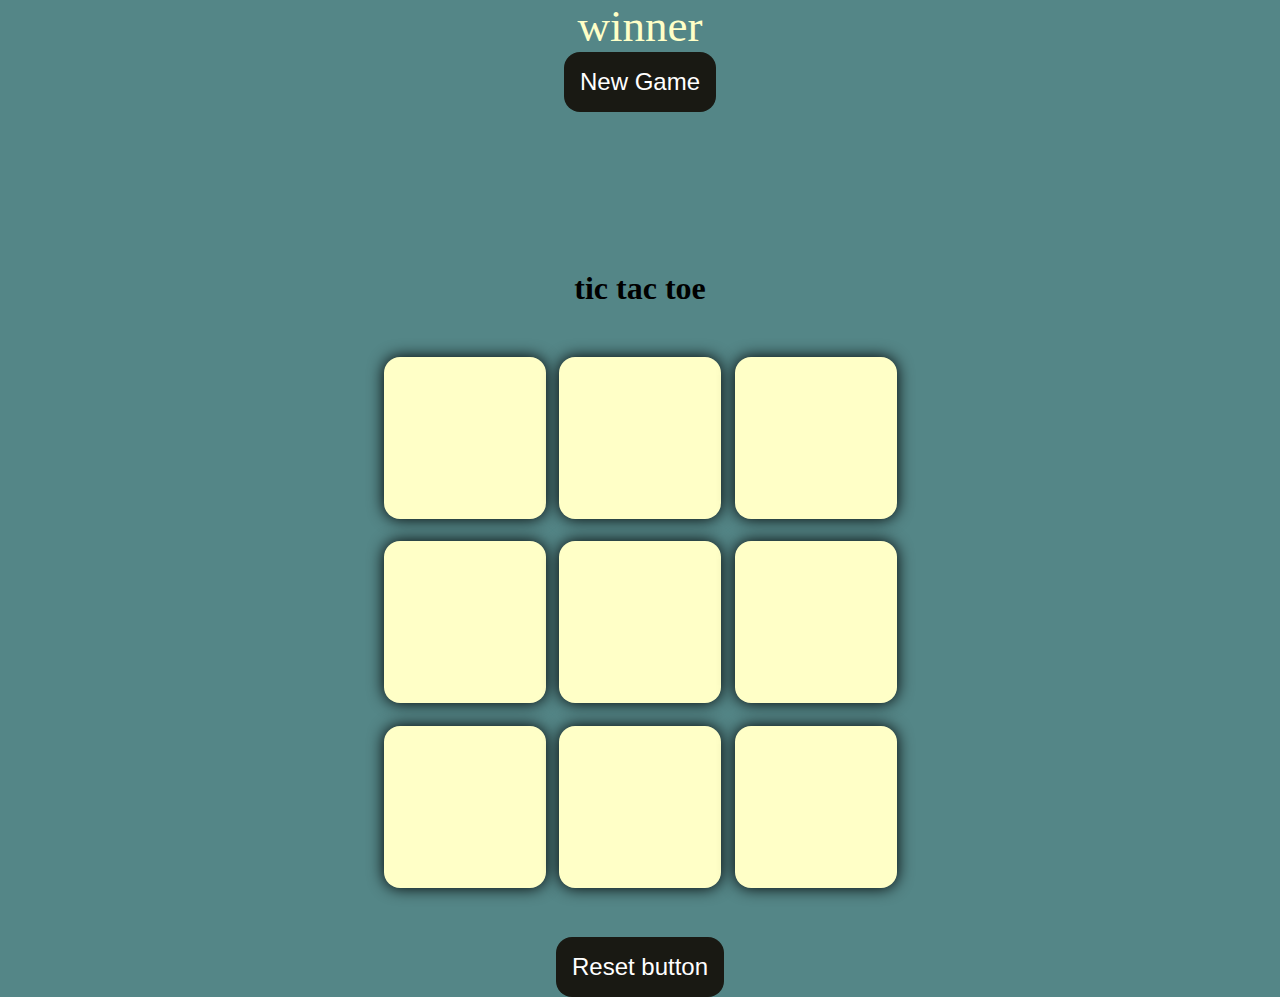
<file: web d projects/tictactoe/game.html>
<!DOCTYPE html>
<html lang="en">
<head>
    <meta charset="UTF-8">
    <meta name="viewport" content="width=device-width, initial-scale=1.0">
    <title>tic tac toe </title>
    <link rel="stylesheet" href="2.css">
</head>
<body>
    <div class="msg-container hide">
        <p id="msg">winner</p>
        <button id="new-btn">New Game</button>
    </div>
    <main>
        <h1>tic tac toe </h1>
        <div class="container">
        <div class="game">
            <button class="box"> </button>
            <button class="box"> </button>
            <button class="box"> </button>
            <button class="box"> </button>
            <button class="box"> </button>
            <button class="box"> </button>
            <button class="box"> </button>
            <button class="box"> </button>
            <button class="box"> </button>
        </div>
        </div>
        <button id="reset-btn">Reset button </button>
    </main>
   
    <script src="game.js"></script>
</body>
</html>
</file>
<file: e commerce/CSS/style.css>
/*=============== GOOGLE FONTS ===============*/
@import url("https://fonts.googleapis.com/css2?family=Roboto:wght@400;500;700&display=swap");

/*=============== VARIABLES CSS ===============*/
:root {
  --header-height: 3.5rem;

  /*========== Colors ==========*/
  --first-color: hsl(210, 41%, 40%);

  --button-color: hsl(0, 0%, 17%);
  --button-color-alt: hsl(0, 0%, 21%);
  --title-color: hsl(0, 0%, 15%);
  --text-color: hsl(0, 0%, 35%);
  --text-color-light: hsl(0, 0%, 55%);
  --body-color: hsl(0, 0%, 99%);
  --container-color: #fff;
  --border-color: hsl(0, 0%, 94%);

  /*========== Font and typography ==========*/
  --body-font: "Roboto", sans-serif;
  --biggest-font-size: 2rem;
  --h1-font-size: 1.5rem;
  --h2-font-size: 1.25rem;
  --h3-font-size: 1rem;
  --normal-font-size: 0.938rem;
  --small-font-size: 0.813rem;
  --smaller-font-size: 0.75rem;

  /*========== Font weight ==========*/
  --font-medium: 500;
  --font-bold: 700;

  /*========== Margenes Bottom ==========*/
  --mb-0-5: 0.5rem;
  --mb-0-75: 0.75rem;
  --mb-1: 1rem;
  --mb-1-5: 1.5rem;
  --mb-2: 2rem;
  --mb-2-5: 2.5rem;
  --mb-3: 3rem;

  /*========== z index ==========*/
  --z-tooltip: 10;
  --z-fixed: 100;
}
/* Background image with blur effect */

@media screen and (min-width: 968px) {
  :root {
    --biggest-font-size: 2.5rem;
    --h1-font-size: 2.25rem;
    --h2-font-size: 1.5rem;
    --h3-font-size: 1.25rem;
    --normal-font-size: 1rem;
    --small-font-size: 0.875rem;
    --smaller-font-size: 0.813rem;
  }
}

/*=============== BASE ===============*/
* {
  box-sizing: border-box;
  padding: 0;
  margin: 0;
}

html {
  scroll-behavior: smooth;
}

body,
button,
input {
  font-family: var(--body-font);
  font-size: var(--normal-font-size);
}

body {
  margin: 0;
  background-color: var(--body-color);
  color: var(--text-color);
  /*For animation dark mode*/
  transition: 0.4s;
}

h1,
h2,
h3,
h4 {
  color: var(--title-color);
  font-weight: var(--font-medium);
}

ul {
  list-style: none;
}

a {
  text-decoration: none;
}

img {
  max-width: 100%;
  height: auto;
}

button {
  cursor: pointer;
  border: none;
  outline: none;
}

/*=============== THEME ===============*/
/*========== Variables Dark theme ==========*/
body.dark-theme {
  /* ===== Blurred Background Image for Dark Mode ===== */
  .background-image {
    position: fixed;
    top: 0;
    left: 0;
    width: 100vw;
    height: 100vh;
    background-image: url(../IMG/images.jpeg);
    background-size: cover;
    background-position: center;
    filter: blur(12px);
    z-index: -1; /* Behind everything */
    opacity: 0.2; /* Transparent look */
  }

  --first-color: hsl(31, 76%, 74%);
  --button-color: hsl(0, 0%, 24%);
  --button-color-alt: hsl(0, 0%, 28%);
  --title-color: hsl(0, 0%, 95%);
  --text-color: hsl(0, 0%, 75%);
  --body-color: hsl(0, 0%, 12%);
  --container-color: hsl(0, 0%, 16%);
  --border-color: hsl(0, 0%, 20%);
}

/*========== Button Dark/Light ==========*/
.change-theme {
  color: var(--title-color);
  font-size: 1.25rem;
  cursor: pointer;
}

/*========== 
    Color changes in some parts of 
    the website, in dark theme 
==========*/
.dark-theme .change-theme,
.dark-theme .nav__toggle,
.dark-theme .nav__shop,
.dark-theme .button--gray {
  color: hsl(0, 0%, 15%);
}

.dark-theme .scroll-header {
  box-shadow: 0 1px 4px hsla(0, 0%, 4%, 0.3);
}

.scroll-header .change-theme,
.scroll-header .nav__toggle,
.scroll-header .nav__shop {
  color: var(--title-color);
}

.dark-theme::-webkit-scrollbar {
  background: hsl(0, 0%, 30%);
}

/*=============== REUSABLE CSS CLASSES ===============*/
.container {
  max-width: 1024px;
  margin-left: var(--mb-1-5);
  margin-right: var(--mb-1-5);
}

.grid {
  display: grid;
}

.main {
  overflow: hidden;
}

.section {
  padding: 6.5rem 0 1rem;
}

.section__title {
  position: relative;
  font-size: var(--h3-font-size);
  margin-bottom: var(--mb-3);
  text-transform: uppercase;
  letter-spacing: 2px;
  text-align: center;
}

.section__title::before {
  content: "";
  position: absolute;
  top: -1rem;
  left: 0;
  right: 0;
  margin: 0 auto;
  width: 67px;
  height: 1px;
  background-color: var(--first-color);
}

/*=============== HEADER & NAV ===============*/
.header {
  width: 100%;
  background: transparent;
  position: fixed;
  top: 0;
  left: 0;
  z-index: var(--z-fixed);
  /*For animation dark mode*/
  transition: 0.4s;
}

.nav {
  height: var(--header-height);
  display: flex;
  justify-content: space-between;
  align-items: center;
}

.nav__logo,
.nav__toggle,
.nav__shop,
.nav__close {
  color: var(--title-color);
}

.nav__logo {
  text-transform: uppercase;
  font-weight: var(--font-bold);
  letter-spacing: 1px;
  display: inline-flex;
  align-items: center;
  column-gap: 0.25rem;
}

.nav__logo-icon {
  font-size: 1.25rem;
}

.nav__btns {
  display: flex;
  align-items: center;
  column-gap: 1rem;
}

.nav__toggle,
.nav__shop {
  font-size: 1.25rem;
  cursor: pointer;
}

@media screen and (max-width: 767px) {
  .nav__menu {
    position: fixed;
    background-color: var(--body-color);
    top: 0;
    right: -100%;
    width: 100%;
    height: 100%;
    padding: 6rem 2rem 3.5rem;
    transition: 0.3s;
  }
}

.nav__list {
  display: flex;
  flex-direction: column;
  align-items: center;
  row-gap: 2rem;
}

.nav__link {
  color: var(--title-color);
  font-weight: var(--font-medium);
  text-transform: uppercase;
  font-size: var(--h2-font-size);
  transition: 0.3s;
}

.nav__link:hover {
  color: var(--first-color);
}

.nav__close {
  font-size: 2rem;
  position: absolute;
  top: 0.9rem;
  right: 1.25rem;
  cursor: pointer;
}

/* Show menu */
.show-menu {
  right: 0;
}

/* Change background header */
.scroll-header {
  background-color: var(--body-color);
  box-shadow: 0 1px 4px hsla(0, 4%, 15%, 0.1);
}

/* Active link */
.active-link {
  color: var(--first-color);
}

/*=============== HOME ===============*/
.home__container {
  position: relative;
  row-gap: 2.5rem;
}

.home__img {
  width: 240px;
}

.home__img-bg {
  background-color: var(--first-color);
  width: 258px;
  height: 430px;
  padding-bottom: 2rem;
  display: flex;
  justify-content: center;
  align-items: flex-end;
  justify-self: flex-end;
  transform: translateX(1.5rem);
}

.home__social {
  position: absolute;
  top: 35%;
  left: -5rem;
  transform: rotate(-90deg);
  display: flex;
  column-gap: 1rem;
}

.home__social-link {
  font-size: var(--smaller-font-size);
  color: var(--text-color-light);
  transition: 0.3s;
}

.home__social-link:hover {
  color: var(--title-color);
}

.home__title {
  font-size: var(--biggest-font-size);
  font-weight: var(--font-bold);
  margin-bottom: var(--mb-1);
}

.home__description {
  margin-bottom: var(--mb-1-5);
}

.home__price {
  display: inline-block;
  font-size: var(--h2-font-size);
  font-weight: var(--font-medium);
  color: var(--first-color);
  margin-bottom: var(--mb-3);
}

.home__btns {
  display: flex;
  align-items: center;
}

.home__button {
  box-shadow: 0 12px 24px hsla(0, 0%, 10%, 0.2);
}

/*=============== BUTTONS ===============*/
.button {
  display: inline-block;
  background-color: var(--button-color);
  color: #fff;
  padding: 1.25rem 2rem;
  font-weight: var(--font-medium);
  transition: 0.3s;
}

.button:hover {
  background-color: var(--button-color-alt);
}

.button--gray {
  background-color: hsl(0, 0%, 75%);
  color: var(--title-color);
}

.button--gray:hover {
  background-color: hsl(0, 0%, 63%);
}

.button--small {
  padding: 1rem 1.5rem;
}

/*=============== FEATURED ===============*/
.featured__container {
  row-gap: 2.5rem;
}

.featured__card {
  position: relative;
  text-align: center;
  background-color: var(--container-color);
  padding-top: 2rem;
  border: 1px solid var(--border-color);
  overflow-y: hidden;
  transition: 0.3s;
}

.featured__tag {
  background-color: var(--first-color);
  padding: 0.5rem 1rem;
  color: #fff;
  text-transform: uppercase;
  font-size: var(--small-font-size);
  font-weight: var(--font-medium);
  position: absolute;
  transform: rotate(-90deg);
  left: -1rem;
  top: 3rem;
}

.featured__img {
  height: 214px;
  margin-bottom: var(--mb-1);
}

.featured__title,
.featured__price {
  font-size: var(--h3-font-size);
  font-weight: var(--font-bold);
}

.featured__title {
  text-transform: uppercase;
  margin-bottom: var(--mb-0-75);
}

.featured__price {
  display: block;
  color: var(--first-color);
  transition: 0.3s;
}

.featured__button {
  font-size: var(--small-font-size);
  transform: translateY(1rem);
  opacity: 0;
}

.featured__card:hover {
  box-shadow: 0 12px 32px hsla(0, 0%, 20%, 0.1);
  padding: 2rem 0 3rem 0;
}

.featured__card:hover .featured__button {
  transform: translateY(0);
  opacity: 1;
}

.featured__card:hover .featured__price {
  margin-bottom: var(--mb-1-5);
}

/*=============== STORY ===============*/
.story__container {
  row-gap: 7.5rem;
}

.story__title {
  font-size: var(--h1-font-size);
  margin-bottom: var(--mb-1);
}

.story__description {
  margin-bottom: var(--mb-2-5);
}

.story__images {
  position: relative;
}

.story__img,
.story__square {
  width: 250px;
}

.story__square {
  height: 250px;
  background-color: var(--first-color);
}

.story__img {
  position: absolute;
  left: 3rem;
  top: -3rem;
}

/*=============== PRODUCTS ===============*/
.products__container {
  grid-template-columns: repeat(2, 1fr);
  gap: 2rem;
}

.products__card {
  position: relative;
  background-color: var(--container-color);
  padding: 1.25rem 0;
  border: 1px solid var(--border-color);
  text-align: center;
  transition: 0.3s;
}

.products__img {
  height: 125px;
  margin-bottom: var(--mb-1);
}

.products__title,
.products__price {
  font-size: var(--small-font-size);
  font-weight: var(--font-medium);
}

.products__title {
  text-transform: uppercase;
  margin-bottom: var(--mb-0-5);
}

.products__price {
  color: var(--first-color);
}

.products__button {
  background-color: var(--button-color);
  padding: 0.4rem;
  color: #fff;
  font-size: 1rem;
  position: absolute;
  right: 0;
  bottom: 0;
  transition: 0.3s;
}

.products__button:hover {
  background-color: var(--button-color-alt);
}

.products__card:hover {
  box-shadow: 0 8px 32px hsla(0, 0%, 10%, 0.1);
}

/*=============== TESTIMONIAL ===============*/
.testimonial__container {
  row-gap: 4rem;
}

.testimonial__quote {
  display: inline-flex;
  background-color: var(--container-color);
  padding: 0.5rem 0.75rem;
  font-size: 1.5rem;
  color: var(--first-color);
  box-shadow: 0 4px 12px hsla(0, 0%, 20%, 0.1);
  margin-bottom: var(--mb-2);
}

.testimonial__description {
  margin-bottom: var(--mb-1);
}

.testimonial__date {
  font-size: var(--normal-font-size);
  margin-bottom: var(--mb-2);
}

.testimonial__perfil {
  display: flex;
  align-items: center;
  column-gap: 1rem;
  margin-bottom: 7rem;
}

.testimonial__perfil-img {
  width: 60px;
  height: 60px;
  border-radius: 3rem;
}

.testimonial__perfil-data {
  display: flex;
  flex-direction: column;
  row-gap: 0.5rem;
}

.testimonial__perfil-name {
  font-size: var(--h3-font-size);
  font-weight: var(--font-medium);
  color: var(--title-color);
}

.testimonial__perfil-detail {
  font-size: var(--small-font-size);
}

.testimonial__images {
  position: relative;
}

.testimonial__img,
.testimonial__square {
  width: 250px;
}

.testimonial__square {
  height: 250px;
  background-color: var(--first-color);
  margin-left: auto;
}

.testimonial__img {
  position: absolute;
  right: 2rem;
  top: 3rem;
}

.testimonial-swiper {
  margin-left: initial;
  margin-right: initial;
}

.swiper-button-prev:after,
.swiper-button-next:after {
  content: "";
}

/* Swiper class */
.swiper-button-next,
.swiper-button-prev {
  top: initial;
  bottom: 5%;
  width: initial;
  height: initial;
  background-color: var(--container-color);
  box-shadow: 0 4px 12px hsla(0, 0%, 20%, 0.1);
  padding: 0.25rem;
  font-size: 1.5rem;
  color: var(--first-color);
}

.swiper-button-next {
  right: initial;
  left: 4rem;
}

/*=============== NEW ===============*/
.new__card {
  position: relative;
  text-align: center;
  background-color: var(--container-color);
  padding-top: 2rem;
  border: 1px solid var(--border-color);
  overflow-y: hidden;
  transition: 0.3s;
}

.new__tag {
  background-color: var(--first-color);
  padding: 0.5rem 1rem;
  color: #fff;
  text-transform: uppercase;
  font-size: var(--small-font-size);
  font-weight: var(--font-medium);
  position: absolute;
  top: 1rem;
  right: 1rem;
  transition: 0.3s;
}

.new__img {
  height: 215px;
  margin-bottom: var(--mb-1);
}

.new__title,
.new__price {
  font-size: var(--h3-font-size);
  font-weight: var(--font-bold);
}

.new__title {
  text-transform: uppercase;
  margin-bottom: var(--mb-0-75);
}

.new__price {
  display: block;
  color: var(--first-color);
  transition: 0.3s;
}

.new__button {
  font-size: var(--small-font-size);
  transform: translateY(1rem);
  opacity: 0;
}

.new__card:hover {
  background-color: var(--first-color);
  box-shadow: 0 12px 32px hsla(0, 0%, 20%, 0.1);
  padding: 2rem 0 3rem 0;
}

.new__card:hover .new__tag {
  background-color: var(--button-color);
}

.new__card:hover .new__button {
  transform: translateY(0);
  opacity: 1;
}

.new__card:hover .new__title {
  color: hsl(0, 0%, 15%);
}

.new__card:hover .new__price {
  color: hsl(0, 0%, 15%);
  margin-bottom: var(--mb-1-5);
}

/*=============== NEWSLETTER ===============*/
.newsletter__bg {
  background-color: var(--first-color);
  padding: 3rem 1.5rem;
  text-align: center;
  row-gap: 2.5rem;
}

.newsletter__title {
  font-size: var(--h1-font-size);
  color: hsl(0, 0%, 15%);
  margin-bottom: var(--mb-1-5);
}

.newsletter__description {
  color: hsl(0, 0%, 35%);
}

.newsletter__subscribe {
  display: flex;
  flex-direction: column;
  row-gap: 0.75rem;
}

.newsletter__input {
  border: none;
  outline: none;
  background-color: hsl(0, 0%, 94%);
  padding: 1.25rem 1rem;
  color: hsl(0, 0%, 15%);
}

/*=============== FOOTER ===============*/
.footer__container {
  row-gap: 2rem;
  border-bottom: 1px solid var(--border-color);
  padding-bottom: 3rem;
}

.footer__title {
  font-size: var(--h2-font-size);
  margin-bottom: var(--mb-1-5);
}

.footer__list,
.footer__links {
  display: flex;
  flex-direction: column;
  row-gap: 0.75rem;
}

.footer__link {
  color: var(--text-color);
}

.footer__link:hover {
  color: var(--title-color);
}

.footer__social {
  display: flex;
  column-gap: 1rem;
}

.footer__social-link {
  font-size: 1.25rem;
  color: var(--text-color);
}

.footer__social-link:hover {
  color: var(--title-color);
}

.footer__copy {
  display: block;
  margin: 3.5rem 0 1rem 0;
  text-align: center;
  font-size: var(--smaller-font-size);
  color: var(--text-color-light);
}

/*=============== SCROLL UP ===============*/
.scrollup {
  position: fixed;
  right: 1rem;
  bottom: -30%;
  background-color: var(--container-color);
  box-shadow: 0 4px 12px hsla(0, 0%, 20%, 0.1);
  display: inline-flex;
  padding: 0.25rem;
  z-index: var(--z-tooltip);
  opacity: 0.8;
  transition: 0.4s;
}

.scrollup:hover {
  opacity: 1;
}

.scrollup__icon {
  font-size: 1.5rem;
  color: var(--first-color);
}

/* Show Scroll Up*/
.show-scroll {
  bottom: 3rem;
}

/*=============== SCROLL BAR ===============*/
::-webkit-scrollbar {
  width: 0.6rem;
  background: hsl(0, 0%, 74%);
}

::-webkit-scrollbar-thumb {
  background: hsl(0, 0%, 17%);
}

/*=============== CART ===============*/
.cart {
  position: fixed;
  background-color: var(--body-color);
  z-index: var(--z-fixed);
  width: 100%;
  height: 100%;
  top: 0;
  right: -100%;
  padding: 3.5rem 2rem;
  transition: 0.4s;
}

.cart__title-center {
  font-size: var(--h2-font-size);
  text-align: center;
  margin-bottom: var(--mb-3);
}

.cart__close {
  font-size: 2rem;
  color: var(--title-color);
  position: absolute;
  top: 1.25rem;
  right: 0.9rem;
  cursor: pointer;
}

.cart__container {
  display: grid;
  row-gap: 1.5rem;
}

.cart__card {
  display: flex;
  align-items: center;
  column-gap: 1rem;
}

.cart__box {
  background-color: var(--container-color);
  padding: 0.75rem 1.25rem;
  border: 1px solid var(--border-color);
}

.cart__img {
  width: 50px;
}

.cart__title {
  font-size: var(--normal-font-size);
  margin-bottom: 0.5rem;
}

.cart__price {
  display: block;
  font-size: var(--small-font-size);
  color: var(--first-color);
  margin-bottom: var(--mb-1-5);
}

.cart__amount,
.cart__amount-content {
  display: flex;
  align-items: center;
}

.cart__amount {
  column-gap: 3rem;
}

.cart__amount-content {
  column-gap: 1rem;
}

.cart__amount-box {
  display: inline-flex;
  padding: 0.25rem;
  background-color: var(--container-color);
  border: 1px solid var(--border-color);
  cursor: pointer;
}

.cart__amount-trash {
  font-size: 1.15rem;
  color: var(--first-color);
  cursor: pointer;
}

.cart__prices {
  margin-top: 6rem;
  display: flex;
  justify-content: space-between;
}

.cart__prices-item,
.cart__prices-total {
  color: var(--title-color);
}

.cart__prices-item {
  font-size: var(--small-font-size);
}

.cart__prices-total {
  font-size: var(--h3-font-size);
  font-weight: var(--font-medium);
}

/* Show cart */
.show-cart {
  right: 0;
}

/*=============== BREAKPOINTS ===============*/
/* For small devices */
@media screen and (max-width: 320px) {
  .container {
    margin-left: var(--mb-1);
    margin-right: var(--mb-1);
  }
  .home__img-bg {
    width: 220px;
  }
  .home__title {
    font-size: var(--h1-font-size);
  }
  .home__button {
    font-size: var(--smaller-font-size);
  }

  .story__square,
  .story__img,
  .testimonial__square,
  .testimonial__img {
    width: 180px;
  }

  .story__square,
  .testimonial__square {
    height: 180px;
  }

  .products__container {
    grid-template-columns: repeat(1, 180px);
    justify-content: center;
  }
}

/* For medium devices */
@media screen and (min-width: 576px) {
  .home__img-bg {
    width: 340px;
  }

  .featured__container {
    grid-template-columns: repeat(2, 1fr);
    justify-content: center;
    align-items: flex-start;
    gap: 1.5rem;
  }

  .footer__container {
    grid-template-columns: repeat(2, 1fr);
  }
}

@media screen and (min-width: 767px) {
  .section {
    padding: 8rem 0 1rem;
  }

  .cart {
    width: 420px;
    box-shadow: -2px 0 4px hsla(0, 0%, 15%, 0.1);
  }

  .nav {
    height: calc(var(--header-height) + 1.5rem);
    justify-content: initial;
    column-gap: 3rem;
  }
  .nav__toggle,
  .nav__close {
    display: none;
  }
  .nav__list {
    flex-direction: row;
    column-gap: 2.5rem;
  }
  .nav__link {
    text-transform: initial;
    font-size: var(--normal-font-size);
  }
  .nav__btns {
    margin-left: auto;
  }

  .home__container {
    padding-top: 6rem;
    grid-template-columns: 1fr max-content;
    align-items: center;
  }
  .home__img-bg {
    order: 1;
    transform: translate(1.5rem, -6rem);
  }
  .home__data {
    padding: 0 0 3rem 6rem;
  }
  .home__social {
    top: 47%;
    column-gap: 2rem;
  }

  .featured__title,
  .featured__price,
  .new__title,
  .new__price {
    font-size: var(--normal-font-size);
  }

  .story__container,
  .testimonial__container,
  .newsletter__bg {
    grid-template-columns: repeat(2, 1fr);
    align-items: center;
  }

  .story__section-title {
    text-align: initial;
  }
  .story__section-title::before {
    margin: initial;
  }
  .story__images {
    order: -1;
  }

  .products__container {
    grid-template-columns: repeat(3, 200px);
    justify-content: center;
    gap: 2.5rem;
  }
  .products__card {
    padding: 2rem 0;
  }
  .products__img {
    height: 155px;
  }

  .newsletter__bg {
    text-align: initial;
    column-gap: 2rem;
    padding: 4.5rem;
  }
  .newsletter__subscribe {
    flex-direction: row;
  }
  .newsletter__input {
    width: 100%;
  }

  .footer__container {
    grid-template-columns: repeat(4, max-content);
    justify-content: space-between;
  }
  .footer__title {
    font-size: var(--h3-font-size);
  }
}

@media screen and (min-width: 992px) {
  .section__title {
    font-size: var(--h2-font-size);
  }

  .home__container {
    column-gap: 2rem;
  }
  .home__img-bg {
    width: 480px;
    height: 680px;
  }
  .home__img {
    width: 420px;
  }
  .home__social {
    left: -6rem;
  }
  .home__data {
    padding: 0 0 8rem 6rem;
  }

  .featured__container {
    grid-template-columns: repeat(3, 312px);
    padding-top: 2rem;
  }

  .story__container,
  .testimonial__container {
    column-gap: 8rem;
  }

  .story__square,
  .story__img,
  .testimonial__square,
  .testimonial__img {
    width: 450px;
  }

  .story__square,
  .testimonial__square {
    height: 450px;
  }

  .products__container,
  .new__container {
    padding-top: 2rem;
  }

  .testimonial__container {
    padding-bottom: 4rem;
  }
}

/* For large devices */
@media screen and (min-width: 1024px) {
  .container {
    margin-left: auto;
    margin-right: auto;
  }

  .story__container,
  .testimonial__container {
    column-gap: 13rem;
  }

  .story__container {
    padding-top: 3rem;
  }
  .story__img {
    left: 5rem;
    top: -5rem;
  }

  .testimonial__img {
    right: 5rem;
    top: 5rem;
  }

  .scrollup {
    right: 3rem;
  }
}
#cart-items,
#cart-items * {
  user-select: text;
  pointer-events: auto;
}
.toast {
  position: fixed;
  bottom: 2rem;
  right: 2rem;
  background: var(--first-color);
  color: white;
  padding: 1rem 2rem;
  border-radius: 8px;
  opacity: 0;
  transition: opacity 0.4s ease;
}
.toast.show {
  opacity: 1;
}
</file>
<file: menstrualCare/style.css>
/* 🌸 Global Styles */
body {
  margin: 0;
  font-family: "Segoe UI", sans-serif;
  background: url("https://images.unsplash.com/photo-1501004318641-b39e6451bec6?auto=format&fit=crop&w=1950&q=80")
    no-repeat center center fixed;
  background-size: cover;
  color: #333;
  display: flex;
  flex-direction: column;
  align-items: center;
}

/* Header */
header {
  width: 100%;
  text-align: center;
  padding: 2rem 1rem;
  box-shadow: 0 2px 6px rgba(0, 0, 0, 0.1);
  border-bottom: 2px solid #d6336c;
  backdrop-filter: blur(6px);
  background-color: rgba(255, 255, 255, 0.5);
}

header h1 {
  color: #d6336c;
  font-size: 2.5rem;
}

nav {
  margin-top: 1rem;
}

nav a {
  margin: 0 1rem;
  text-decoration: none;
  font-weight: 600;
  color: #d6336c;
  position: relative;
}

nav a::after {
  content: "";
  position: absolute;
  width: 0;
  height: 2px;
  bottom: -4px;
  left: 0;
  background-color: #d6336c;
  transition: width 0.3s;
}

nav a:hover::after {
  width: 100%;
}

/* Section Styling */
section {
  margin: 2rem auto;
  padding: 2rem;
  width: 90%;
  max-width: 800px;
  border-radius: 12px;
  text-align: center;
  backdrop-filter: blur(8px);
  background-color: rgba(255, 255, 255, 0.6);
}

/* Hero Section */
.hero h2 {
  font-size: 2rem;
  color: #a4004f;
  margin-bottom: 1rem;
}

.hero button {
  background-color: #d6336c;
  color: white;
  border: none;
  padding: 0.75rem 2rem;
  font-size: 1rem;
  border-radius: 10px;
  cursor: pointer;
}

.hero button:hover {
  background-color: #a4004f;
}

/* Features Section */
.features {
  display: flex;
  flex-wrap: wrap;
  justify-content: center;
  gap: 2rem;
}

.feature {
  background-color: rgba(255, 255, 255, 0.85);
  padding: 1rem;
  border-radius: 10px;
  width: 250px;
  box-shadow: 0 4px 10px rgba(0, 0, 0, 0.1);
  text-align: center;
}

.feature img {
  width: 40px;
  margin-bottom: 0.5rem;
}

.feature h3 {
  color: #d6336c;
  margin-bottom: 0.5rem;
}

/* Input Forms */
input,
select,
button {
  padding: 0.6rem;
  margin: 0.5rem 0;
  font-size: 1rem;
  border-radius: 8px;
  border: 1px solid #ccc;
}

button {
  background-color: #d6336c;
  color: white;
  border: none;
  cursor: pointer;
}

button:hover {
  background-color: #a4004f;
}

/* Reminder List */
ul {
  list-style: none;
  padding: 0;
}

li {
  background-color: #ffe6f0;
  margin: 0.5rem auto;
  padding: 0.6rem;
  border-radius: 8px;
  display: flex;
  justify-content: space-between;
  align-items: center;
  max-width: 500px;
}

/* Tip Box */
.tip-box {
  border-left: 4px solid #d6336c;
  font-style: italic;
  padding: 1rem;
  border-radius: 10px;
  background-color: rgba(255, 245, 249, 0.9);
}

/* Responsive */
@media (max-width: 768px) {
  .features {
    flex-direction: column;
    align-items: center;
  }

  .feature {
    width: 90%;
  }

  section {
    padding: 1.5rem;
  }
}
</file>
<file: web d projects/age calculator/1.css>
body {
    background-image: url('growth.jpg');
    background-size: cover;
    background-position: center;
    background-attachment: fixed; /* Keeps the image fixed when scrolling */
}


.container {
    width: 520px;
    height: auto;
    margin: 100px auto;
    background: rgba(220, 226, 200, 0.5); /* Light transparent background */
    border-radius: 25px;
    backdrop-filter: blur(10px); /* Blurs the background behind the container */
    padding: 20px;
}

  
  .base {
    width: 100%;
    margin: 0;
    overflow: hidden;
    display: block;
    float: none;
  }
  .block {
    width: 120px;
    padding: 5px 20px;
    margin-left: 20px;
    display: inline-block;
    float: left;
  }
  .base h4 {
    font-size: 26px;
    text-align: center;
    font-family: sans-serif;
    font-weight: normal;
    margin-top: 0px;
    box-shadow: 0px 2px #bababa;
   
    font-size: 34px;
    color:rgba(2, 50, 2, 0.865);
  }
  .title {
    font-size: 20px;
    text-align: left;
    font-family: sans-serif;
    font-weight: normal;
    line-height: 0.5;
    letter-spacing: 0.5px;
    word-spacing: 2.7px;
    color: rgba(5, 86, 5, 0.865);
  }
  input[type="text"] {
    width: 140px;
    margin: auto;
    outline: none;
    min-height: 50px;
    border: 2px solid #07da07;
    padding: 12px;
    background-color: white;  
      border-radius: 2px;
    color: #06812b;
    font-size: 17px;
  }
  input[type="text"]:focus {
    background-color: #ffffff;
    border: 2px solid rgb(89, 243, 140);
    outline: none;
  }
  input[type="button"] {
    width: 150px;
    margin-left: 35%;
    margin-top: 40px;
    outline: none;
    border: none;
    border-radius: 2px;
    background-color: rgba(5, 86, 5, 0.865);
    color: #ffffff;
    padding: 14px 16px;
    text-align: center;
    font-size: 16px;
  }
  input[type="button"]:hover {
    background-color: #26962d;
  }
  #age {
    display: block;
    margin: 10px;
    margin-top: 35px;
    padding: 10px;
    padding-bottom: 20px;
    overflow: hidden;
    font-size: 23px;
    font-family: verdana;
    font-weight: normal;
    line-height: 1.5;
    word-spacing: 2.7px;
    color: rgb(2, 53, 18);
  }
</file>
<file: web d projects/tictactoe/2.css>
*{
    margin: 0;
    padding: 0;
}
body{
    background-color:#548687 ;
    text-align: center;
}
.container{
    height: 70vh;
    display: flex;
    
    justify-content:center ;
    align-items: center;
  
}
.game{
    height: 60vmin;
    width: 60vmin;
    display: flex;
    flex-wrap: wrap;
    justify-content:center ;
    align-items: center;
    gap: 1.5vmin;
}
.box{
    height: 18vmin;
    width: 18vmin;
    border-radius: 1rem;
    border: none;
    box-shadow: 0 0 1rem rgba(0,0,0,1);
    font-size: 8vmin;
    color: #b0413e;
    background-color: #ffffc7;

}
#reset-btn{
    padding: 1rem;
    font-size: 1.5rem;
    background-color: #191913;
    color: white;
    border-radius: 1rem;
    border: none;
}
#new-btn{    padding: 1rem;
    font-size: 1.5rem;
    background-color: #191913;
    color: white;
    border-radius: 1rem;
    border: none;

}
#msg{
    color: #ffffc7;
    font-size: 5vmin;



}
.msg-container{
    height: 30vmin;
}
hide{
   display: none; 
}
</file>
<file: e commerce/CSS/min.css>
/**
 * Swiper 7.0.6
 * Most modern mobile touch slider and framework with hardware accelerated transitions
 * https://swiperjs.com
 *
 * Copyright 2014-2021 Vladimir Kharlampidi
 *
 * Released under the MIT License
 *
 * Released on: September 16, 2021
 */

@font-face{font-family:swiper-icons;src:url('data:application/font-woff;charset=utf-8;base64, [base64]//wADZ2x5ZgAAAywAAADMAAAD2MHtryVoZWFkAAABbAAAADAAAAA2E2+eoWhoZWEAAAGcAAAAHwAAACQC9gDzaG10eAAAAigAAAAZAAAArgJkABFsb2NhAAAC0AAAAFoAAABaFQAUGG1heHAAAAG8AAAAHwAAACAAcABAbmFtZQAAA/gAAAE5AAACXvFdBwlwb3N0AAAFNAAAAGIAAACE5s74hXjaY2BkYGAAYpf5Hu/j+W2+MnAzMYDAzaX6QjD6/4//Bxj5GA8AuRwMYGkAPywL13jaY2BkYGA88P8Agx4j+/8fQDYfA1AEBWgDAIB2BOoAeNpjYGRgYNBh4GdgYgABEMnIABJzYNADCQAACWgAsQB42mNgYfzCOIGBlYGB0YcxjYGBwR1Kf2WQZGhhYGBiYGVmgAFGBiQQkOaawtDAoMBQxXjg/wEGPcYDDA4wNUA2CCgwsAAAO4EL6gAAeNpj2M0gyAACqxgGNWBkZ2D4/wMA+xkDdgAAAHjaY2BgYGaAYBkGRgYQiAHyGMF8FgYHIM3DwMHABGQrMOgyWDLEM1T9/w8UBfEMgLzE////P/5//f/V/xv+r4eaAAeMbAxwIUYmIMHEgKYAYjUcsDAwsLKxc3BycfPw8jEQA/[base64]/uznmfPFBNODM2K7MTQ45YEAZqGP81AmGGcF3iPqOop0r1SPTaTbVkfUe4HXj97wYE+yNwWYxwWu4v1ugWHgo3S1XdZEVqWM7ET0cfnLGxWfkgR42o2PvWrDMBSFj/IHLaF0zKjRgdiVMwScNRAoWUoH78Y2icB/yIY09An6AH2Bdu/UB+yxopYshQiEvnvu0dURgDt8QeC8PDw7Fpji3fEA4z/PEJ6YOB5hKh4dj3EvXhxPqH/SKUY3rJ7srZ4FZnh1PMAtPhwP6fl2PMJMPDgeQ4rY8YT6Gzao0eAEA409DuggmTnFnOcSCiEiLMgxCiTI6Cq5DZUd3Qmp10vO0LaLTd2cjN4fOumlc7lUYbSQcZFkutRG7g6JKZKy0RmdLY680CDnEJ+UMkpFFe1RN7nxdVpXrC4aTtnaurOnYercZg2YVmLN/d/gczfEimrE/fs/bOuq29Zmn8tloORaXgZgGa78yO9/cnXm2BpaGvq25Dv9S4E9+5SIc9PqupJKhYFSSl47+Qcr1mYNAAAAeNptw0cKwkAAAMDZJA8Q7OUJvkLsPfZ6zFVERPy8qHh2YER+3i/BP83vIBLLySsoKimrqKqpa2hp6+jq6RsYGhmbmJqZSy0sraxtbO3sHRydnEMU4uR6yx7JJXveP7WrDycAAAAAAAH//wACeNpjYGRgYOABYhkgZgJCZgZNBkYGLQZtIJsFLMYAAAw3ALgAeNolizEKgDAQBCchRbC2sFER0YD6qVQiBCv/H9ezGI6Z5XBAw8CBK/m5iQQVauVbXLnOrMZv2oLdKFa8Pjuru2hJzGabmOSLzNMzvutpB3N42mNgZGBg4GKQYzBhYMxJLMlj4GBgAYow/P/PAJJhLM6sSoWKfWCAAwDAjgbRAAB42mNgYGBkAIIbCZo5IPrmUn0hGA0AO8EFTQAA');font-weight:400;font-style:normal}:root{--swiper-theme-color:#007aff}.swiper{margin-left:auto;margin-right:auto;position:relative;overflow:hidden;list-style:none;padding:0;z-index:1}.swiper-vertical>.swiper-wrapper{flex-direction:column}.swiper-wrapper{position:relative;width:100%;height:100%;z-index:1;display:flex;transition-property:transform;box-sizing:content-box}.swiper-android .swiper-slide,.swiper-wrapper{transform:translate3d(0px,0,0)}.swiper-pointer-events{touch-action:pan-y}.swiper-pointer-events.swiper-vertical{touch-action:pan-x}.swiper-slide{flex-shrink:0;width:100%;height:100%;position:relative;transition-property:transform}.swiper-slide-invisible-blank{visibility:hidden}.swiper-autoheight,.swiper-autoheight .swiper-slide{height:auto}.swiper-autoheight .swiper-wrapper{align-items:flex-start;transition-property:transform,height}.swiper-3d,.swiper-3d.swiper-css-mode .swiper-wrapper{perspective:1200px}.swiper-3d .swiper-cube-shadow,.swiper-3d .swiper-slide,.swiper-3d .swiper-slide-shadow,.swiper-3d .swiper-slide-shadow-bottom,.swiper-3d .swiper-slide-shadow-left,.swiper-3d .swiper-slide-shadow-right,.swiper-3d .swiper-slide-shadow-top,.swiper-3d .swiper-wrapper{transform-style:preserve-3d}.swiper-3d .swiper-slide-shadow,.swiper-3d .swiper-slide-shadow-bottom,.swiper-3d .swiper-slide-shadow-left,.swiper-3d .swiper-slide-shadow-right,.swiper-3d .swiper-slide-shadow-top{position:absolute;left:0;top:0;width:100%;height:100%;pointer-events:none;z-index:10}.swiper-3d .swiper-slide-shadow{background:rgba(0,0,0,.15)}.swiper-3d .swiper-slide-shadow-left{background-image:linear-gradient(to left,rgba(0,0,0,.5),rgba(0,0,0,0))}.swiper-3d .swiper-slide-shadow-right{background-image:linear-gradient(to right,rgba(0,0,0,.5),rgba(0,0,0,0))}.swiper-3d .swiper-slide-shadow-top{background-image:linear-gradient(to top,rgba(0,0,0,.5),rgba(0,0,0,0))}.swiper-3d .swiper-slide-shadow-bottom{background-image:linear-gradient(to bottom,rgba(0,0,0,.5),rgba(0,0,0,0))}.swiper-css-mode>.swiper-wrapper{overflow:auto;scrollbar-width:none;-ms-overflow-style:none}.swiper-css-mode>.swiper-wrapper::-webkit-scrollbar{display:none}.swiper-css-mode>.swiper-wrapper>.swiper-slide{scroll-snap-align:start start}.swiper-horizontal.swiper-css-mode>.swiper-wrapper{scroll-snap-type:x mandatory}.swiper-vertical.swiper-css-mode>.swiper-wrapper{scroll-snap-type:y mandatory}.swiper-centered>.swiper-wrapper::before{content:'';flex-shrink:0;order:9999}.swiper-centered.swiper-horizontal>.swiper-wrapper>.swiper-slide:first-child{margin-inline-start:var(--swiper-centered-offset-before)}.swiper-centered.swiper-horizontal>.swiper-wrapper::before{height:100%;min-height:1px;width:var(--swiper-centered-offset-after)}.swiper-centered.swiper-vertical>.swiper-wrapper>.swiper-slide:first-child{margin-block-start:var(--swiper-centered-offset-before)}.swiper-centered.swiper-vertical>.swiper-wrapper::before{width:100%;min-width:1px;height:var(--swiper-centered-offset-after)}.swiper-centered>.swiper-wrapper>.swiper-slide{scroll-snap-align:center center}.swiper-virtual.swiper-css-mode .swiper-wrapper::after{content:'';position:absolute;left:0;top:0;pointer-events:none}.swiper-virtual.swiper-css-mode.swiper-horizontal .swiper-wrapper::after{height:1px;width:var(--swiper-virtual-size)}.swiper-virtual.swiper-css-mode.swiper-vertical .swiper-wrapper::after{width:1px;height:var(--swiper-virtual-size)}:root{--swiper-navigation-size:44px}.swiper-button-next,.swiper-button-prev{position:absolute;top:50%;width:calc(var(--swiper-navigation-size)/ 44 * 27);height:var(--swiper-navigation-size);margin-top:calc(0px - (var(--swiper-navigation-size)/ 2));z-index:10;cursor:pointer;display:flex;align-items:center;justify-content:center;color:var(--swiper-navigation-color,var(--swiper-theme-color))}.swiper-button-next.swiper-button-disabled,.swiper-button-prev.swiper-button-disabled{opacity:.35;cursor:auto;pointer-events:none}.swiper-button-next:after,.swiper-button-prev:after{font-family:swiper-icons;font-size:var(--swiper-navigation-size);text-transform:none!important;letter-spacing:0;text-transform:none;font-variant:initial;line-height:1}.swiper-button-prev,.swiper-rtl .swiper-button-next{left:10px;right:auto}.swiper-button-prev:after,.swiper-rtl .swiper-button-next:after{content:'prev'}.swiper-button-next,.swiper-rtl .swiper-button-prev{right:10px;left:auto}.swiper-button-next:after,.swiper-rtl .swiper-button-prev:after{content:'next'}.swiper-button-lock{display:none}.swiper-pagination{position:absolute;text-align:center;transition:.3s opacity;transform:translate3d(0,0,0);z-index:10}.swiper-pagination.swiper-pagination-hidden{opacity:0}.swiper-horizontal>.swiper-pagination-bullets,.swiper-pagination-bullets.swiper-pagination-horizontal,.swiper-pagination-custom,.swiper-pagination-fraction{bottom:10px;left:0;width:100%}.swiper-pagination-bullets-dynamic{overflow:hidden;font-size:0}.swiper-pagination-bullets-dynamic .swiper-pagination-bullet{transform:scale(.33);position:relative}.swiper-pagination-bullets-dynamic .swiper-pagination-bullet-active{transform:scale(1)}.swiper-pagination-bullets-dynamic .swiper-pagination-bullet-active-main{transform:scale(1)}.swiper-pagination-bullets-dynamic .swiper-pagination-bullet-active-prev{transform:scale(.66)}.swiper-pagination-bullets-dynamic .swiper-pagination-bullet-active-prev-prev{transform:scale(.33)}.swiper-pagination-bullets-dynamic .swiper-pagination-bullet-active-next{transform:scale(.66)}.swiper-pagination-bullets-dynamic .swiper-pagination-bullet-active-next-next{transform:scale(.33)}.swiper-pagination-bullet{width:var(--swiper-pagination-bullet-width,var(--swiper-pagination-bullet-size,8px));height:var(--swiper-pagination-bullet-height,var(--swiper-pagination-bullet-size,8px));display:inline-block;border-radius:50%;background:var(--swiper-pagination-bullet-inactive-color,#000);opacity:var(--swiper-pagination-bullet-inactive-opacity, .2)}button.swiper-pagination-bullet{border:none;margin:0;padding:0;box-shadow:none;-webkit-appearance:none;appearance:none}.swiper-pagination-clickable .swiper-pagination-bullet{cursor:pointer}.swiper-pagination-bullet:only-child{display:none!important}.swiper-pagination-bullet-active{opacity:var(--swiper-pagination-bullet-opacity, 1);background:var(--swiper-pagination-color,var(--swiper-theme-color))}.swiper-pagination-vertical.swiper-pagination-bullets,.swiper-vertical>.swiper-pagination-bullets{right:10px;top:50%;transform:translate3d(0px,-50%,0)}.swiper-pagination-vertical.swiper-pagination-bullets .swiper-pagination-bullet,.swiper-vertical>.swiper-pagination-bullets .swiper-pagination-bullet{margin:var(--swiper-pagination-bullet-vertical-gap,6px) 0;display:block}.swiper-pagination-vertical.swiper-pagination-bullets.swiper-pagination-bullets-dynamic,.swiper-vertical>.swiper-pagination-bullets.swiper-pagination-bullets-dynamic{top:50%;transform:translateY(-50%);width:8px}.swiper-pagination-vertical.swiper-pagination-bullets.swiper-pagination-bullets-dynamic .swiper-pagination-bullet,.swiper-vertical>.swiper-pagination-bullets.swiper-pagination-bullets-dynamic .swiper-pagination-bullet{display:inline-block;transition:.2s transform,.2s top}.swiper-horizontal>.swiper-pagination-bullets .swiper-pagination-bullet,.swiper-pagination-horizontal.swiper-pagination-bullets .swiper-pagination-bullet{margin:0 var(--swiper-pagination-bullet-horizontal-gap,4px)}.swiper-horizontal>.swiper-pagination-bullets.swiper-pagination-bullets-dynamic,.swiper-pagination-horizontal.swiper-pagination-bullets.swiper-pagination-bullets-dynamic{left:50%;transform:translateX(-50%);white-space:nowrap}.swiper-horizontal>.swiper-pagination-bullets.swiper-pagination-bullets-dynamic .swiper-pagination-bullet,.swiper-pagination-horizontal.swiper-pagination-bullets.swiper-pagination-bullets-dynamic .swiper-pagination-bullet{transition:.2s transform,.2s left}.swiper-horizontal.swiper-rtl>.swiper-pagination-bullets-dynamic .swiper-pagination-bullet{transition:.2s transform,.2s right}.swiper-pagination-progressbar{background:rgba(0,0,0,.25);position:absolute}.swiper-pagination-progressbar .swiper-pagination-progressbar-fill{background:var(--swiper-pagination-color,var(--swiper-theme-color));position:absolute;left:0;top:0;width:100%;height:100%;transform:scale(0);transform-origin:left top}.swiper-rtl .swiper-pagination-progressbar .swiper-pagination-progressbar-fill{transform-origin:right top}.swiper-horizontal>.swiper-pagination-progressbar,.swiper-pagination-progressbar.swiper-pagination-horizontal,.swiper-pagination-progressbar.swiper-pagination-vertical.swiper-pagination-progressbar-opposite,.swiper-vertical>.swiper-pagination-progressbar.swiper-pagination-progressbar-opposite{width:100%;height:4px;left:0;top:0}.swiper-horizontal>.swiper-pagination-progressbar.swiper-pagination-progressbar-opposite,.swiper-pagination-progressbar.swiper-pagination-horizontal.swiper-pagination-progressbar-opposite,.swiper-pagination-progressbar.swiper-pagination-vertical,.swiper-vertical>.swiper-pagination-progressbar{width:4px;height:100%;left:0;top:0}.swiper-pagination-lock{display:none}.swiper-scrollbar{border-radius:10px;position:relative;-ms-touch-action:none;background:rgba(0,0,0,.1)}.swiper-horizontal>.swiper-scrollbar{position:absolute;left:1%;bottom:3px;z-index:50;height:5px;width:98%}.swiper-vertical>.swiper-scrollbar{position:absolute;right:3px;top:1%;z-index:50;width:5px;height:98%}.swiper-scrollbar-drag{height:100%;width:100%;position:relative;background:rgba(0,0,0,.5);border-radius:10px;left:0;top:0}.swiper-scrollbar-cursor-drag{cursor:move}.swiper-scrollbar-lock{display:none}.swiper-zoom-container{width:100%;height:100%;display:flex;justify-content:center;align-items:center;text-align:center}.swiper-zoom-container>canvas,.swiper-zoom-container>img,.swiper-zoom-container>svg{max-width:100%;max-height:100%;object-fit:contain}.swiper-slide-zoomed{cursor:move}.swiper-lazy-preloader{width:42px;height:42px;position:absolute;left:50%;top:50%;margin-left:-21px;margin-top:-21px;z-index:10;transform-origin:50%;animation:swiper-preloader-spin 1s infinite linear;box-sizing:border-box;border:4px solid var(--swiper-preloader-color,var(--swiper-theme-color));border-radius:50%;border-top-color:transparent}.swiper-lazy-preloader-white{--swiper-preloader-color:#fff}.swiper-lazy-preloader-black{--swiper-preloader-color:#000}@keyframes swiper-preloader-spin{100%{transform:rotate(360deg)}}.swiper .swiper-notification{position:absolute;left:0;top:0;pointer-events:none;opacity:0;z-index:-1000}.swiper-free-mode>.swiper-wrapper{transition-timing-function:ease-out;margin:0 auto}.swiper-grid>.swiper-wrapper{flex-wrap:wrap}.swiper-grid-column>.swiper-wrapper{flex-wrap:wrap;flex-direction:column}.swiper-fade.swiper-free-mode .swiper-slide{transition-timing-function:ease-out}.swiper-fade .swiper-slide{pointer-events:none;transition-property:opacity}.swiper-fade .swiper-slide .swiper-slide{pointer-events:none}.swiper-fade .swiper-slide-active,.swiper-fade .swiper-slide-active .swiper-slide-active{pointer-events:auto}.swiper-cube{overflow:visible}.swiper-cube .swiper-slide{pointer-events:none;-webkit-backface-visibility:hidden;backface-visibility:hidden;z-index:1;visibility:hidden;transform-origin:0 0;width:100%;height:100%}.swiper-cube .swiper-slide .swiper-slide{pointer-events:none}.swiper-cube.swiper-rtl .swiper-slide{transform-origin:100% 0}.swiper-cube .swiper-slide-active,.swiper-cube .swiper-slide-active .swiper-slide-active{pointer-events:auto}.swiper-cube .swiper-slide-active,.swiper-cube .swiper-slide-next,.swiper-cube .swiper-slide-next+.swiper-slide,.swiper-cube .swiper-slide-prev{pointer-events:auto;visibility:visible}.swiper-cube .swiper-slide-shadow-bottom,.swiper-cube .swiper-slide-shadow-left,.swiper-cube .swiper-slide-shadow-right,.swiper-cube .swiper-slide-shadow-top{z-index:0;-webkit-backface-visibility:hidden;backface-visibility:hidden}.swiper-cube .swiper-cube-shadow{position:absolute;left:0;bottom:0px;width:100%;height:100%;opacity:.6;z-index:0}.swiper-cube .swiper-cube-shadow:before{content:'';background:#000;position:absolute;left:0;top:0;bottom:0;right:0;filter:blur(50px)}.swiper-flip{overflow:visible}.swiper-flip .swiper-slide{pointer-events:none;-webkit-backface-visibility:hidden;backface-visibility:hidden;z-index:1}.swiper-flip .swiper-slide .swiper-slide{pointer-events:none}.swiper-flip .swiper-slide-active,.swiper-flip .swiper-slide-active .swiper-slide-active{pointer-events:auto}.swiper-flip .swiper-slide-shadow-bottom,.swiper-flip .swiper-slide-shadow-left,.swiper-flip .swiper-slide-shadow-right,.swiper-flip .swiper-slide-shadow-top{z-index:0;-webkit-backface-visibility:hidden;backface-visibility:hidden}.swiper-creative .swiper-slide{-webkit-backface-visibility:hidden;backface-visibility:hidden;overflow:hidden;transition-property:transform,opacity,height}.swiper-cards{overflow:visible}.swiper-cards .swiper-slide{transform-origin:center bottom;-webkit-backface-visibility:hidden;backface-visibility:hidden;overflow:hidden}
</file>
<file: web d projects/portfolio/1.css>
/* General Reset */
* {
    box-sizing: border-box;
    margin: 0;
    padding: 0;
  }
  
  :root {
    --base: #555;
    --base-100: #f1f1f1;
    --base-400: #555;
    --base-800: #000;
    --yellow: #ffda4b;
    --yellow-100: #fffbe6;
    --yellow-400: #ffda4b;
    --yellow-800: #8b6f00;
    --blue: #0a61ae;
    --blue-100: #e2f8ff;
    --blue-400: #61dafb;
    --blue-800: #0a61ae;
  }
  
  body {
    font-family: "Open Sans", sans-serif;
    font-optical-sizing: auto;
    font-style: normal;
    font-size: 20px;
  }
  
  a {
    text-decoration: none;
    color: var(--blue);
  }
  
  h1 {
    font-size: 64px;
    line-height: 1;
    margin-bottom: 10px;
    small {
      display: block;
      font-weight: 100;
    }
    @media (max-width: 1024px) {
      font-size: 48px;
    }
  }
  
  h2 {
    font-size: 64px;
    line-height: 1;
    margin-bottom: 10px;
    text-align: center;
    color: var(--base-800);
    padding: 30px;
    small {
      display: block;
      font-weight: 100;
      font-size: 0.5em;
      color: var(--base);
    }
    @media (max-width: 1024px) {
      font-size: 48px;
    }
  }
  
  h3 {
    font-size: 32px;
    font-weight: 600;
    line-height: 1;
    margin-bottom: 20px;
    color: var(--base-800);
  }
  
  /* Header section */
  
  header {
    padding: 10px 30px;
    border-bottom: 1px solid var(--base-100);
  }
  
  nav {
    padding: 10px;
    display: flex;
    align-items: center;
    justify-content: space-between;
    background: white;
    position: relative;
    height: 70px;
  }
  
  .logo {
    font-size: 25px;
    font-weight: 600;
  }
  
  nav ul {
    display: flex;
    gap: 30px;
    align-items: center;
  }
  
  nav ul li {
    list-style-type: none;
  }
  
  nav ul li a {
    text-decoration: none;
    color: black;
  }
  
  .menu-icon {
    display: none;
  }
  
  .menu-icon i {
    color: black;
    font-size: 20px;
  }
  
  @media (max-width: 768px) {
    nav ul {
      position: absolute;
      top: 70px;
      left: 0;
      right: 0;
      flex-direction: column;
      text-align: center;
      background: white;
      gap: 0;
      overflow: hidden;
    }
    nav ul li {
      padding: 20px;
      padding-top: 0;
    }
    .menu-icon {
      display: block;
    }
    #menuList {
      transition: all 0.5s;
    }
  }
  
  /* Hero Section */
  
  .hero {
    max-width: 1440px;
    margin: auto;
    gap: 30px;
    margin-top: 30px;
    margin-bottom: 30px;
    display: flex;
  }
  
  @media (max-width: 1440px) {
    .hero {
      padding-left: 30px;
      padding-right: 30px;
    }
  }
  
  @media (max-width: 1024px) {
    .hero {
      flex-direction: column;
    }
  }
  
  .hero-blue {
    flex: 1;
    background-color: var(--blue-100);
    border-radius: 30px;
    padding: 30px;
    display: flex;
    flex-direction: column;
    justify-content: center;
  }
  
  @media (max-width: 768px) {
    .hero-blue span {
      display: none;
    }
  }
  
  .hero-blue .call-to-action {
    margin-top: 20px;
    margin-bottom: 10px;
  }
  
  .hero-blue .call-to-action a {
    margin-right: 10px;
    margin-bottom: 10px;
  }
  
  .hero-yellow {
    flex: 1;
    background-color: var(--yellow);
    border-radius: 30px;
    padding: 0px 30px;
    display: flex;
    justify-content: center;
    align-items: flex-end;
  }
  
  .hero-yellow img {
    margin-top: -60px;
    max-width: 420px;
    margin-bottom: -10px;
  }
  
  .button {
    display: inline-block;
    padding: 10px 30px;
    background-color: var(--blue);
    color: var(--base-100);
    border-radius: 10px;
    transition: ease 0.3s all;
  }
  
  .button.white {
    background-color: white;
    color: var(--base-800);
  }
  
  .button.black {
    background-color: black;
    color: white;
  }
  
  /* Logos Section */
  
  .logos {
    max-width: 1440px;
    margin: auto;
    gap: 30px;
    margin-top: 30px;
    margin-bottom: 30px;
    background-color: var(--base-100);
    border-radius: 30px;
    padding: 30px 0;
  }
  
  @media (max-width: 1440px) {
    .logos {
      border-radius: 0px;
    }
  }
  
  .logos .marquee {
    width: 100vw;
    max-width: 100%;
    height: 128px;
    overflow: hidden;
    position: relative;
  }
  
  .logos .marquee .track {
    position: absolute;
    white-space: nowrap;
    will-change: transform;
    animation: marquee 40s linear infinite;
    display: flex;
    gap: 10px;
  }
  
  @keyframes marquee {
    0% {
      transform: translateX(0);
    }
    100% {
      transform: translateX(-50%);
    }
  }
  
  /* About section */
  
  .about {
    max-width: 1440px;
    margin: auto;
    gap: 30px;
    margin-top: 30px;
    margin-bottom: 30px;
  }
  
  @media (max-width: 1440px) {
    .about {
      padding-left: 30px;
      padding-right: 30px;
    }
  }
  
  .holder-blue {
    background-color: var(--blue-100);
    border-radius: 30px;
    padding: 30px;
    display: flex;
  }
  
  @media (max-width: 1024px) {
    .holder-blue {
      flex-direction: column;
    }
  }
  
  .left-column {
    width: 50%;
    flex: 1;
  }
  
  .left-column p {
    margin-bottom: 20px;
  }
  
  @media (max-width: 768px) {
    .left-column {
      width: 100%;
    }
  }
  
  .right-column {
    width: 50%;
    padding-left: 30px;
  }
  
  @media (max-width: 768px) {
    .right-column {
      padding: 0;
      width: 100%;
    }
  }
  
  .info {
    display: flex;
    padding-left: 30px;
    gap: 20px;
    margin-top: 20px;
  }
  
  @media (max-width: 768px) {
    .info {
      padding: 0;
    }
    .details h4 {
      font-size: 15px;
    }
  
    .details p {
      font-size: 15px;
    }
  
    .details small {
      font-size: 15px;
    }
  }
  
  /* Skills section */
  
  .skills {
    max-width: 1440px;
    margin: auto;
    gap: 30px;
    margin-top: 30px;
    margin-bottom: 30px;
  }
  
  @media (max-width: 1440px) {
    .skills {
      padding-left: 30px;
      padding-right: 30px;
    }
  }
  
  .holder-blue {
    width: 100%;
    background-color: var(--blue-100);
    border-radius: 30px;
    padding: 30px;
    display: flex;
  }
  
  .left-column,
  .right-column {
    flex: 1;
  }
  
  .left-column ul,
  .right-column ul {
    list-style-type: none;
    gap: 20px;
    margin-bottom: 20px;
  }
  
  .left-column li,
  .right-column li {
    display: inline-block;
    background-color: var(--blue-400);
    padding: 10px 20px;
    border-radius: 15px;
    margin-bottom: 10px;
  }
  
  @media (max-width: 1024px) {
    .holder-blue {
      flex-direction: column;
    }
  }
  
  /* Projects section */
  
  .projects {
    max-width: 1440px;
    margin: auto;
    gap: 30px;
    margin-top: 30px;
    margin-bottom: 30px;
  }
  
  @media (max-width: 1440px) {
    .projects {
      padding-left: 30px;
      padding-right: 30px;
    }
  }
  
  .projects-grid {
    display: grid;
    grid-gap: 30px;
    grid-template-columns: repeat(5, 1fr);
    grid-template-rows: repeat(4, 1fr);
    height: 960px;
  }
  
  @media (max-width: 1024px) {
    .projects-grid {
      grid-template-rows: repeat(8, 1fr);
    }
  }
  
  @media (max-width: 768px) {
    .projects-grid {
      display: flex;
      flex-direction: column;
      gap: 30px;
      height: auto;
    }
  }
  
  .projects-item {
    padding: 30px;
    background-color: var(--base-100);
    border-radius: 15px;
    position: relative;
    overflow: hidden;
  }
  
  .projects-item img {
    position: absolute;
    top: 0;
    left: 0;
    height: 100%;
    object-fit: cover;
    transition: ease 3s all;
  }
  
  .projects-item:hover img {
    transform: scale(1.2);
  }
  
  @media (max-width: 768px) {
    .projects-item {
      height: 240px;
    }
  }
  
  .projects-item:nth-child(1) {
    grid-column: span 2;
    grid-row: span 2;
  }
  
  @media (max-width: 1024px) {
    .projects-item:nth-child(1) {
      grid-column: span 2;
      grid-row: span 2;
    }
  }
  
  .projects-item:nth-child(2) {
    grid-column: span 2;
    grid-row: span 1;
  }
  
  @media (max-width: 1024px) {
    .projects-item:nth-child(2) {
      grid-column: span 3;
      grid-row: span 2;
    }
  }
  
  .projects-item:nth-child(3) {
    grid-column: span 1;
    grid-row: span 1;
  }
  
  @media (max-width: 1024px) {
    .projects-item:nth-child(3) {
      grid-column: span 3;
      grid-row: span 2;
    }
  }
  
  .projects-item:nth-child(4) {
    grid-column: span 1;
    grid-row: span 1;
  }
  
  @media (max-width: 1024px) {
    .projects-item:nth-child(4) {
      grid-column: span 2;
      grid-row: span 4;
    }
  }
  
  .projects-item:nth-child(5) {
    grid-column: span 2;
    grid-row: span 1;
  }
  
  @media (max-width: 1024px) {
    .projects-item:nth-child(5) {
      grid-column: span 3;
      grid-row: span 2;
    }
  }
  
  .projects-item:nth-child(6) {
    grid-column: span 5;
    grid-row: span 3;
  }
  
  @media (max-width: 1024px) {
    .projects-item:nth-child(6) {
      grid-column: span 5;
      grid-row: span 2;
    }
  }
  
  /* Contact section */
  
  .contact {
    max-width: 1440px;
    margin: auto;
    gap: 30px;
    margin-top: 30px;
    margin-bottom: 30px;
    text-align: center;
  }
  
  @media (max-width: 1440px) {
    .contact {
      padding-left: 30px;
      padding-right: 30px;
    }
  }
  
  .contact-info {
    display: flex;
    justify-content: space-around;
    flex-wrap: wrap;
    margin-top: 50px;
    margin-bottom: 50px;
    margin-right: 80px;
  }
  
  @media (max-width: 768px) {
    .contact-info {
      margin-right: 0;
    }
  }
  
  .info-item {
    text-align: center;
    margin: 30px;
  }
  
  .info-item i {
    color: var(--blue);
    font-size: 2rem;
    margin-bottom: 20px;
  }
  
  .info-item .heading {
    font-weight: 500;
  }
  
  .info-item p {
    margin: 0;
    font-weight: 400;
  }
  
  /* Footer section */
  
  .footer {
    width: 100%;
    height: 150px;
    background-color: #edeade;
    padding: 10px 30px;
  }
  
  .footer-content {
    display: flex;
    flex-direction: column;
    justify-content: center;
    align-items: center;
    gap: 5px;
  }
  
  .social-links {
    display: flex;
    gap: 10px;
  }
</file>
